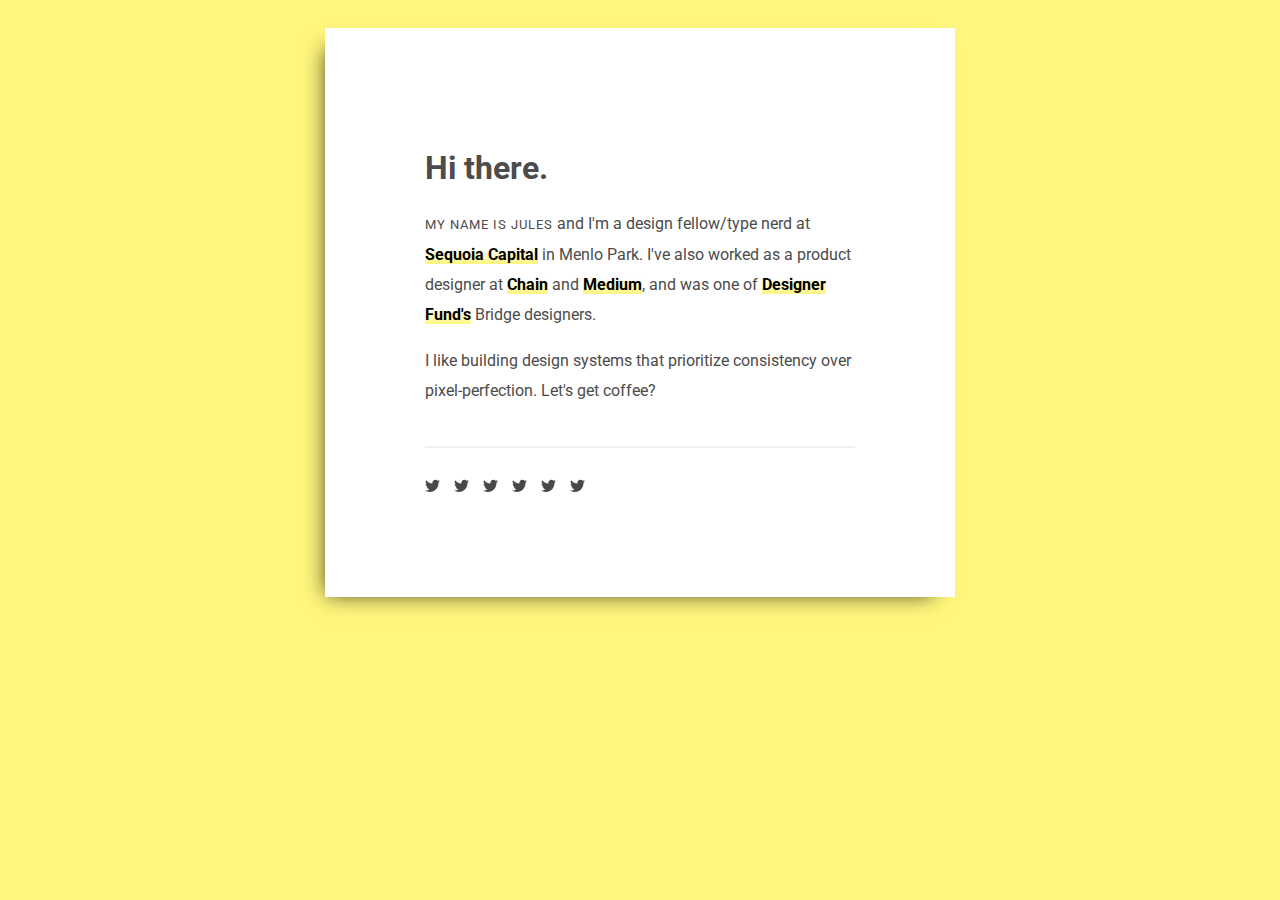
<file: challenge-1/task-1/index.html>
<!DOCTYPE html>
<html lang="en">
  <head>
    <meta charset="UTF-8" />
    <meta http-equiv="X-UA-Compatible" content="IE=edge" />
    <meta name="viewport" content="width=device-width, initial-scale=1.0" />
    <title>Document</title>
    <link rel="stylesheet" href="styles.css" />
  </head>
  <body class="bg-yellow">
    <div>
      <h1 class="bold">Hi there.</h1>
      <p>
        <span class="jules">My name is Jules</span> and I'm a design fellow/type
        nerd at <span class="b">Sequoia Capital</span> in Menlo Park. I've also
        worked as a product designer at <span class="b">Chain</span> and
        <span class="b">Medium</span>, and was one of
        <span class="b">Designer Fund's</span> Bridge designers.
      </p>
      <p>
        I like building design systems that prioritize consistency over
        pixel-perfection. Let's get coffee?
      </p>
      <hr />
      <div class="icons">
        <svg
          fill="#000000"
          xmlns="http://www.w3.org/2000/svg"
          viewBox="0 0 50 50"
          width="15px"
          height="15px"
        >
          <path
            d="M 50.0625 10.4375 C 48.214844 11.257813 46.234375 11.808594 44.152344 12.058594 C 46.277344 10.785156 47.910156 8.769531 48.675781 6.371094 C 46.691406 7.546875 44.484375 8.402344 42.144531 8.863281 C 40.269531 6.863281 37.597656 5.617188 34.640625 5.617188 C 28.960938 5.617188 24.355469 10.21875 24.355469 15.898438 C 24.355469 16.703125 24.449219 17.488281 24.625 18.242188 C 16.078125 17.8125 8.503906 13.71875 3.429688 7.496094 C 2.542969 9.019531 2.039063 10.785156 2.039063 12.667969 C 2.039063 16.234375 3.851563 19.382813 6.613281 21.230469 C 4.925781 21.175781 3.339844 20.710938 1.953125 19.941406 C 1.953125 19.984375 1.953125 20.027344 1.953125 20.070313 C 1.953125 25.054688 5.5 29.207031 10.199219 30.15625 C 9.339844 30.390625 8.429688 30.515625 7.492188 30.515625 C 6.828125 30.515625 6.183594 30.453125 5.554688 30.328125 C 6.867188 34.410156 10.664063 37.390625 15.160156 37.472656 C 11.644531 40.230469 7.210938 41.871094 2.390625 41.871094 C 1.558594 41.871094 0.742188 41.824219 -0.0585938 41.726563 C 4.488281 44.648438 9.894531 46.347656 15.703125 46.347656 C 34.617188 46.347656 44.960938 30.679688 44.960938 17.09375 C 44.960938 16.648438 44.949219 16.199219 44.933594 15.761719 C 46.941406 14.3125 48.683594 12.5 50.0625 10.4375 Z"
          />
        </svg>
        <svg
          fill="#000000"
          xmlns="http://www.w3.org/2000/svg"
          viewBox="0 0 50 50"
          width="15px"
          height="15px"
        >
          <path
            d="M 50.0625 10.4375 C 48.214844 11.257813 46.234375 11.808594 44.152344 12.058594 C 46.277344 10.785156 47.910156 8.769531 48.675781 6.371094 C 46.691406 7.546875 44.484375 8.402344 42.144531 8.863281 C 40.269531 6.863281 37.597656 5.617188 34.640625 5.617188 C 28.960938 5.617188 24.355469 10.21875 24.355469 15.898438 C 24.355469 16.703125 24.449219 17.488281 24.625 18.242188 C 16.078125 17.8125 8.503906 13.71875 3.429688 7.496094 C 2.542969 9.019531 2.039063 10.785156 2.039063 12.667969 C 2.039063 16.234375 3.851563 19.382813 6.613281 21.230469 C 4.925781 21.175781 3.339844 20.710938 1.953125 19.941406 C 1.953125 19.984375 1.953125 20.027344 1.953125 20.070313 C 1.953125 25.054688 5.5 29.207031 10.199219 30.15625 C 9.339844 30.390625 8.429688 30.515625 7.492188 30.515625 C 6.828125 30.515625 6.183594 30.453125 5.554688 30.328125 C 6.867188 34.410156 10.664063 37.390625 15.160156 37.472656 C 11.644531 40.230469 7.210938 41.871094 2.390625 41.871094 C 1.558594 41.871094 0.742188 41.824219 -0.0585938 41.726563 C 4.488281 44.648438 9.894531 46.347656 15.703125 46.347656 C 34.617188 46.347656 44.960938 30.679688 44.960938 17.09375 C 44.960938 16.648438 44.949219 16.199219 44.933594 15.761719 C 46.941406 14.3125 48.683594 12.5 50.0625 10.4375 Z"
          />
        </svg>
        <svg
          fill="#000000"
          xmlns="http://www.w3.org/2000/svg"
          viewBox="0 0 50 50"
          width="15px"
          height="15px"
        >
          <path
            d="M 50.0625 10.4375 C 48.214844 11.257813 46.234375 11.808594 44.152344 12.058594 C 46.277344 10.785156 47.910156 8.769531 48.675781 6.371094 C 46.691406 7.546875 44.484375 8.402344 42.144531 8.863281 C 40.269531 6.863281 37.597656 5.617188 34.640625 5.617188 C 28.960938 5.617188 24.355469 10.21875 24.355469 15.898438 C 24.355469 16.703125 24.449219 17.488281 24.625 18.242188 C 16.078125 17.8125 8.503906 13.71875 3.429688 7.496094 C 2.542969 9.019531 2.039063 10.785156 2.039063 12.667969 C 2.039063 16.234375 3.851563 19.382813 6.613281 21.230469 C 4.925781 21.175781 3.339844 20.710938 1.953125 19.941406 C 1.953125 19.984375 1.953125 20.027344 1.953125 20.070313 C 1.953125 25.054688 5.5 29.207031 10.199219 30.15625 C 9.339844 30.390625 8.429688 30.515625 7.492188 30.515625 C 6.828125 30.515625 6.183594 30.453125 5.554688 30.328125 C 6.867188 34.410156 10.664063 37.390625 15.160156 37.472656 C 11.644531 40.230469 7.210938 41.871094 2.390625 41.871094 C 1.558594 41.871094 0.742188 41.824219 -0.0585938 41.726563 C 4.488281 44.648438 9.894531 46.347656 15.703125 46.347656 C 34.617188 46.347656 44.960938 30.679688 44.960938 17.09375 C 44.960938 16.648438 44.949219 16.199219 44.933594 15.761719 C 46.941406 14.3125 48.683594 12.5 50.0625 10.4375 Z"
          />
        </svg>
        <svg
          fill="#000000"
          xmlns="http://www.w3.org/2000/svg"
          viewBox="0 0 50 50"
          width="15px"
          height="15px"
        >
          <path
            d="M 50.0625 10.4375 C 48.214844 11.257813 46.234375 11.808594 44.152344 12.058594 C 46.277344 10.785156 47.910156 8.769531 48.675781 6.371094 C 46.691406 7.546875 44.484375 8.402344 42.144531 8.863281 C 40.269531 6.863281 37.597656 5.617188 34.640625 5.617188 C 28.960938 5.617188 24.355469 10.21875 24.355469 15.898438 C 24.355469 16.703125 24.449219 17.488281 24.625 18.242188 C 16.078125 17.8125 8.503906 13.71875 3.429688 7.496094 C 2.542969 9.019531 2.039063 10.785156 2.039063 12.667969 C 2.039063 16.234375 3.851563 19.382813 6.613281 21.230469 C 4.925781 21.175781 3.339844 20.710938 1.953125 19.941406 C 1.953125 19.984375 1.953125 20.027344 1.953125 20.070313 C 1.953125 25.054688 5.5 29.207031 10.199219 30.15625 C 9.339844 30.390625 8.429688 30.515625 7.492188 30.515625 C 6.828125 30.515625 6.183594 30.453125 5.554688 30.328125 C 6.867188 34.410156 10.664063 37.390625 15.160156 37.472656 C 11.644531 40.230469 7.210938 41.871094 2.390625 41.871094 C 1.558594 41.871094 0.742188 41.824219 -0.0585938 41.726563 C 4.488281 44.648438 9.894531 46.347656 15.703125 46.347656 C 34.617188 46.347656 44.960938 30.679688 44.960938 17.09375 C 44.960938 16.648438 44.949219 16.199219 44.933594 15.761719 C 46.941406 14.3125 48.683594 12.5 50.0625 10.4375 Z"
          />
        </svg>
        <svg
          fill="#000000"
          xmlns="http://www.w3.org/2000/svg"
          viewBox="0 0 50 50"
          width="15px"
          height="15px"
        >
          <path
            d="M 50.0625 10.4375 C 48.214844 11.257813 46.234375 11.808594 44.152344 12.058594 C 46.277344 10.785156 47.910156 8.769531 48.675781 6.371094 C 46.691406 7.546875 44.484375 8.402344 42.144531 8.863281 C 40.269531 6.863281 37.597656 5.617188 34.640625 5.617188 C 28.960938 5.617188 24.355469 10.21875 24.355469 15.898438 C 24.355469 16.703125 24.449219 17.488281 24.625 18.242188 C 16.078125 17.8125 8.503906 13.71875 3.429688 7.496094 C 2.542969 9.019531 2.039063 10.785156 2.039063 12.667969 C 2.039063 16.234375 3.851563 19.382813 6.613281 21.230469 C 4.925781 21.175781 3.339844 20.710938 1.953125 19.941406 C 1.953125 19.984375 1.953125 20.027344 1.953125 20.070313 C 1.953125 25.054688 5.5 29.207031 10.199219 30.15625 C 9.339844 30.390625 8.429688 30.515625 7.492188 30.515625 C 6.828125 30.515625 6.183594 30.453125 5.554688 30.328125 C 6.867188 34.410156 10.664063 37.390625 15.160156 37.472656 C 11.644531 40.230469 7.210938 41.871094 2.390625 41.871094 C 1.558594 41.871094 0.742188 41.824219 -0.0585938 41.726563 C 4.488281 44.648438 9.894531 46.347656 15.703125 46.347656 C 34.617188 46.347656 44.960938 30.679688 44.960938 17.09375 C 44.960938 16.648438 44.949219 16.199219 44.933594 15.761719 C 46.941406 14.3125 48.683594 12.5 50.0625 10.4375 Z"
          />
        </svg>
        <svg
          fill="#000000"
          xmlns="http://www.w3.org/2000/svg"
          viewBox="0 0 50 50"
          width="15px"
          height="15px"
        >
          <path
            d="M 50.0625 10.4375 C 48.214844 11.257813 46.234375 11.808594 44.152344 12.058594 C 46.277344 10.785156 47.910156 8.769531 48.675781 6.371094 C 46.691406 7.546875 44.484375 8.402344 42.144531 8.863281 C 40.269531 6.863281 37.597656 5.617188 34.640625 5.617188 C 28.960938 5.617188 24.355469 10.21875 24.355469 15.898438 C 24.355469 16.703125 24.449219 17.488281 24.625 18.242188 C 16.078125 17.8125 8.503906 13.71875 3.429688 7.496094 C 2.542969 9.019531 2.039063 10.785156 2.039063 12.667969 C 2.039063 16.234375 3.851563 19.382813 6.613281 21.230469 C 4.925781 21.175781 3.339844 20.710938 1.953125 19.941406 C 1.953125 19.984375 1.953125 20.027344 1.953125 20.070313 C 1.953125 25.054688 5.5 29.207031 10.199219 30.15625 C 9.339844 30.390625 8.429688 30.515625 7.492188 30.515625 C 6.828125 30.515625 6.183594 30.453125 5.554688 30.328125 C 6.867188 34.410156 10.664063 37.390625 15.160156 37.472656 C 11.644531 40.230469 7.210938 41.871094 2.390625 41.871094 C 1.558594 41.871094 0.742188 41.824219 -0.0585938 41.726563 C 4.488281 44.648438 9.894531 46.347656 15.703125 46.347656 C 34.617188 46.347656 44.960938 30.679688 44.960938 17.09375 C 44.960938 16.648438 44.949219 16.199219 44.933594 15.761719 C 46.941406 14.3125 48.683594 12.5 50.0625 10.4375 Z"
          />
        </svg>
      </div>
    </div>
  </body>
</html>
</file>
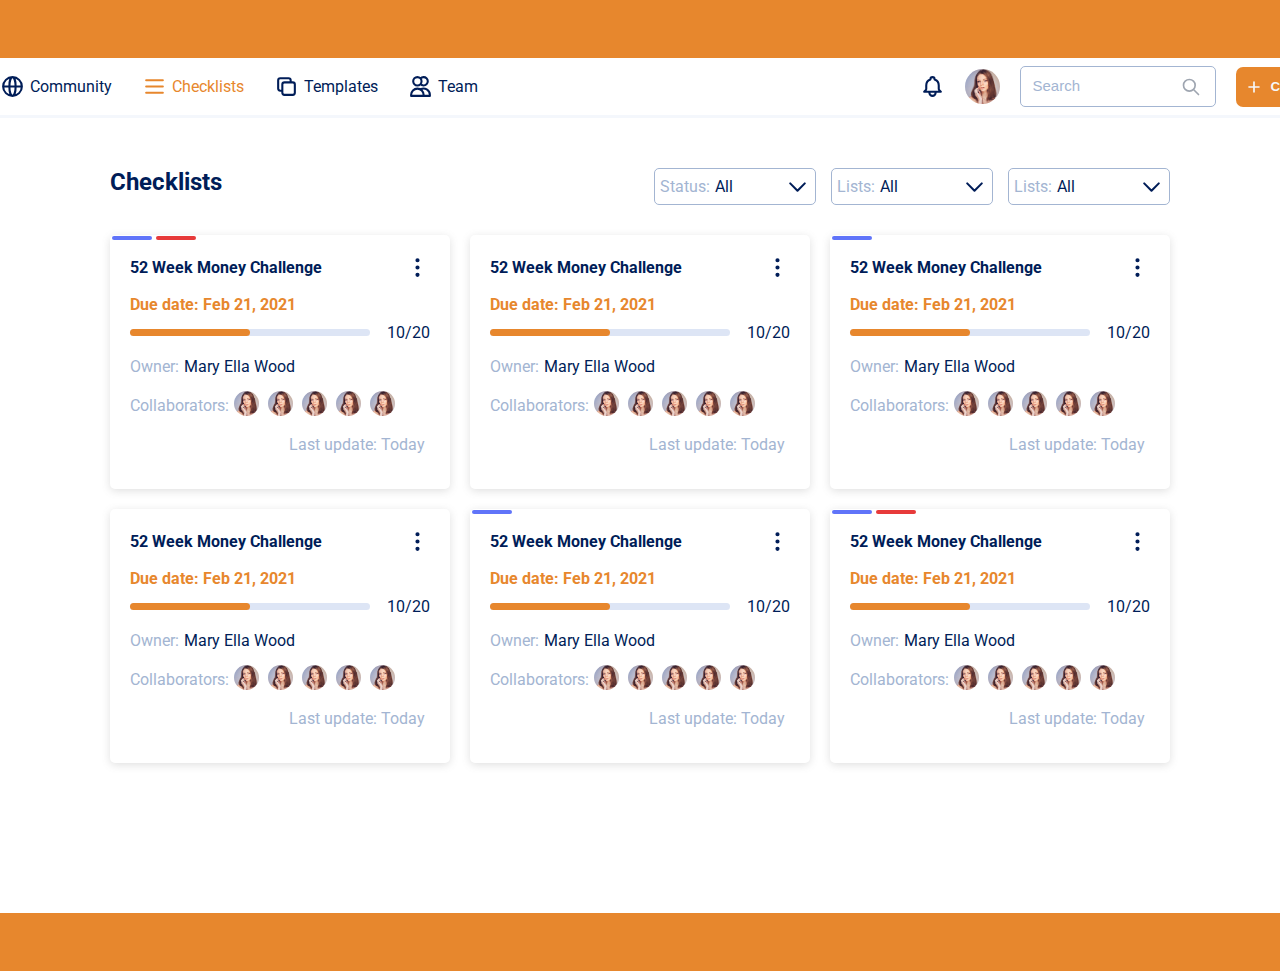
<file: challenge-1/task-10/index.html>
<!DOCTYPE html>
<html lang="en">
  <head>
    <meta charset="UTF-8" />
    <meta http-equiv="X-UA-Compatible" content="IE=edge" />
    <meta name="viewport" content="width=device-width, initial-scale=1.0" />
    <title>Document</title>
    <link rel="stylesheet" href="styles.css" />
  </head>
  <body>
    <div class="navBorder">
      <nav>
        <ul class="optionsUl">
          <li>
            <svg
              xmlns="http://www.w3.org/2000/svg"
              class="h-6 w-6"
              fill="none"
              viewBox="0 0 24 24"
              stroke="currentColor"
              stroke-width="2"
            >
              <path
                stroke-linecap="round"
                stroke-linejoin="round"
                d="M21 12a9 9 0 01-9 9m9-9a9 9 0 00-9-9m9 9H3m9 9a9 9 0 01-9-9m9 9c1.657 0 3-4.03 3-9s-1.343-9-3-9m0 18c-1.657 0-3-4.03-3-9s1.343-9 3-9m-9 9a9 9 0 019-9"
              />
            </svg>
            <p>Community</p>
          </li>
          <li class="checklist">
            <svg
              xmlns="http://www.w3.org/2000/svg"
              class="h-6 w-6"
              fill="none"
              viewBox="0 0 24 24"
              stroke="currentColor"
              stroke-width="2"
            >
              <path
                stroke-linecap="round"
                stroke-linejoin="round"
                d="M4 6h16M4 12h16M4 18h16"
              />
            </svg>
            <p>Checklists</p>
          </li>
          <li>
            <svg
              xmlns="http://www.w3.org/2000/svg"
              class="h-6 w-6"
              fill="none"
              viewBox="0 0 24 24"
              stroke="currentColor"
              stroke-width="2"
            >
              <path
                stroke-linecap="round"
                stroke-linejoin="round"
                d="M8 16H6a2 2 0 01-2-2V6a2 2 0 012-2h8a2 2 0 012 2v2m-6 12h8a2 2 0 002-2v-8a2 2 0 00-2-2h-8a2 2 0 00-2 2v8a2 2 0 002 2z"
              />
            </svg>
            <p>Templates</p>
          </li>
          <li>
            <svg
              xmlns="http://www.w3.org/2000/svg"
              class="h-6 w-6"
              fill="none"
              viewBox="0 0 24 24"
              stroke="currentColor"
              stroke-width="2"
            >
              <path
                stroke-linecap="round"
                stroke-linejoin="round"
                d="M12 4.354a4 4 0 110 5.292M15 21H3v-1a6 6 0 0112 0v1zm0 0h6v-1a6 6 0 00-9-5.197M13 7a4 4 0 11-8 0 4 4 0 018 0z"
              />
            </svg>
            <p>Team</p>
          </li>
        </ul>
        <div class="nav">
          <svg
            xmlns="http://www.w3.org/2000/svg"
            class="h-6 w-6"
            fill="none"
            viewBox="0 0 24 24"
            stroke="currentColor"
            stroke-width="2"
          >
            <path
              stroke-linecap="round"
              stroke-linejoin="round"
              d="M15 17h5l-1.405-1.405A2.032 2.032 0 0118 14.158V11a6.002 6.002 0 00-4-5.659V5a2 2 0 10-4 0v.341C7.67 6.165 6 8.388 6 11v3.159c0 .538-.214 1.055-.595 1.436L4 17h5m6 0v1a3 3 0 11-6 0v-1m6 0H9"
            />
          </svg>
          <img src="static/lady.jpeg" alt="lady" />
          <li class="rel">
            <input type="text" placeholder="Search" name="search" id="search" />
            <svg
              xmlns="http://www.w3.org/2000/svg"
              class="searchSvg"
              fill="none"
              viewBox="0 0 24 24"
              stroke="#9EA5B0"
              stroke-width="2"
            >
              <path
                stroke-linecap="round"
                stroke-linejoin="round"
                d="M21 21l-6-6m2-5a7 7 0 11-14 0 7 7 0 0114 0z"
              />
            </svg>
          </li>
          <button class="createBtn">
            <svg
              xmlns="http://www.w3.org/2000/svg"
              class="h-6 w-6"
              fill="none"
              viewBox="0 0 24 24"
              stroke="currentColor"
              stroke-width="2"
            >
              <path
                stroke-linecap="round"
                stroke-linejoin="round"
                d="M12 6v6m0 0v6m0-6h6m-6 0H6"
              />
            </svg>
            <h4>Create</h4>
          </button>
        </div>
      </nav>
    </div>
    <div class="main">
      <div class="headerContainer">
        <div class="header">
          <h2>Checklists</h2>
          <div class="optionContainer">
            <div class="option">
              <div class="flex">
                <span>Status:</span>
                <p>All</p>
              </div>
              <svg
                xmlns="http://www.w3.org/2000/svg"
                class="h-6 w-6"
                fill="none"
                viewBox="0 0 24 24"
                stroke="currentColor"
                stroke-width="2"
              >
                <path
                  stroke-linecap="round"
                  stroke-linejoin="round"
                  d="M19 9l-7 7-7-7"
                />
              </svg>
            </div>
            <div class="option">
              <div class="flex">
                <span>Lists:</span>
                <p>All</p>
              </div>
              <svg
                xmlns="http://www.w3.org/2000/svg"
                class="h-6 w-6"
                fill="none"
                viewBox="0 0 24 24"
                stroke="currentColor"
                stroke-width="2"
              >
                <path
                  stroke-linecap="round"
                  stroke-linejoin="round"
                  d="M19 9l-7 7-7-7"
                />
              </svg>
            </div>
            <div class="option">
              <div class="flex">
                <span>Lists:</span>
                <p>All</p>
              </div>
              <svg
                xmlns="http://www.w3.org/2000/svg"
                class="h-6 w-6"
                fill="none"
                viewBox="0 0 24 24"
                stroke="currentColor"
                stroke-width="2"
              >
                <path
                  stroke-linecap="round"
                  stroke-linejoin="round"
                  d="M19 9l-7 7-7-7"
                />
              </svg>
            </div>
          </div>
        </div>
      </div>
      <div class="grid">
        <div class="card">
          <div class="reviews">
            <div class="border ; purple"></div>
            <div class="border ; red"></div>
          </div>
          <div class="flex">
            <h4>52 Week Money Challenge</h4>
            <svg
              xmlns="http://www.w3.org/2000/svg"
              class="h-6 w-6"
              fill="none"
              viewBox="0 0 24 24"
              stroke="currentColor"
              stroke-width="2"
            >
              <path
                stroke-linecap="round"
                stroke-linejoin="round"
                d="M12 5v.01M12 12v.01M12 19v.01M12 6a1 1 0 110-2 1 1 0 010 2zm0 7a1 1 0 110-2 1 1 0 010 2zm0 7a1 1 0 110-2 1 1 0 010 2z"
              />
            </svg>
          </div>
          <h4 class="dueDate">Due date: Feb 21, 2021</h4>
          <div class="progressContainer ; flex">
            <div class="progress">
              <div class="progressBar"></div>
              <div class="progressBarFilled"></div>
            </div>
            <p class="count">10/20</p>
          </div>
          <div class="owner">
            <span>Owner:</span>
            <p>Mary Ella Wood</p>
          </div>
          <div class="collabContainer">
            <span>Collaborators:</span>
            <div class="collaborators">
              <img src="static/lady.jpeg" alt="" />
              <img src="static/lady.jpeg" alt="" />
              <img src="static/lady.jpeg" alt="" />
              <img src="static/lady.jpeg" alt="" />
              <img src="static/lady.jpeg" alt="" />
            </div>
          </div>
          <span class="updated">Last update: Today</span>
        </div>
        <div class="card">
          <div class="flex">
            <h4>52 Week Money Challenge</h4>
            <svg
              xmlns="http://www.w3.org/2000/svg"
              class="h-6 w-6"
              fill="none"
              viewBox="0 0 24 24"
              stroke="currentColor"
              stroke-width="2"
            >
              <path
                stroke-linecap="round"
                stroke-linejoin="round"
                d="M12 5v.01M12 12v.01M12 19v.01M12 6a1 1 0 110-2 1 1 0 010 2zm0 7a1 1 0 110-2 1 1 0 010 2zm0 7a1 1 0 110-2 1 1 0 010 2z"
              />
            </svg>
          </div>
          <h4 class="dueDate">Due date: Feb 21, 2021</h4>
          <div class="progressContainer ; flex">
            <div class="progress">
              <div class="progressBar"></div>
              <div class="progressBarFilled"></div>
            </div>
            <p class="count">10/20</p>
          </div>
          <div class="owner">
            <span>Owner:</span>
            <p>Mary Ella Wood</p>
          </div>
          <div class="collabContainer">
            <span>Collaborators:</span>
            <div class="collaborators">
              <img src="static/lady.jpeg" alt="" />
              <img src="static/lady.jpeg" alt="" />
              <img src="static/lady.jpeg" alt="" />
              <img src="static/lady.jpeg" alt="" />
              <img src="static/lady.jpeg" alt="" />
            </div>
          </div>
          <span class="updated">Last update: Today</span>
        </div>
        <div class="card">
          <div class="reviews">
            <div class="border ; purple"></div>
          </div>
          <div class="flex">
            <h4>52 Week Money Challenge</h4>
            <svg
              xmlns="http://www.w3.org/2000/svg"
              class="h-6 w-6"
              fill="none"
              viewBox="0 0 24 24"
              stroke="currentColor"
              stroke-width="2"
            >
              <path
                stroke-linecap="round"
                stroke-linejoin="round"
                d="M12 5v.01M12 12v.01M12 19v.01M12 6a1 1 0 110-2 1 1 0 010 2zm0 7a1 1 0 110-2 1 1 0 010 2zm0 7a1 1 0 110-2 1 1 0 010 2z"
              />
            </svg>
          </div>
          <h4 class="dueDate">Due date: Feb 21, 2021</h4>
          <div class="progressContainer ; flex">
            <div class="progress">
              <div class="progressBar"></div>
              <div class="progressBarFilled"></div>
            </div>
            <p class="count">10/20</p>
          </div>
          <div class="owner">
            <span>Owner:</span>
            <p>Mary Ella Wood</p>
          </div>
          <div class="collabContainer">
            <span>Collaborators:</span>
            <div class="collaborators">
              <img src="static/lady.jpeg" alt="" />
              <img src="static/lady.jpeg" alt="" />
              <img src="static/lady.jpeg" alt="" />
              <img src="static/lady.jpeg" alt="" />
              <img src="static/lady.jpeg" alt="" />
            </div>
          </div>
          <span class="updated">Last update: Today</span>
        </div>
        <div class="card">
          <div class="flex">
            <h4>52 Week Money Challenge</h4>
            <svg
              xmlns="http://www.w3.org/2000/svg"
              class="h-6 w-6"
              fill="none"
              viewBox="0 0 24 24"
              stroke="currentColor"
              stroke-width="2"
            >
              <path
                stroke-linecap="round"
                stroke-linejoin="round"
                d="M12 5v.01M12 12v.01M12 19v.01M12 6a1 1 0 110-2 1 1 0 010 2zm0 7a1 1 0 110-2 1 1 0 010 2zm0 7a1 1 0 110-2 1 1 0 010 2z"
              />
            </svg>
          </div>
          <h4 class="dueDate">Due date: Feb 21, 2021</h4>
          <div class="progressContainer ; flex">
            <div class="progress">
              <div class="progressBar"></div>
              <div class="progressBarFilled"></div>
            </div>
            <p class="count">10/20</p>
          </div>
          <div class="owner">
            <span>Owner:</span>
            <p>Mary Ella Wood</p>
          </div>
          <div class="collabContainer">
            <span>Collaborators:</span>
            <div class="collaborators">
              <img src="static/lady.jpeg" alt="" />
              <img src="static/lady.jpeg" alt="" />
              <img src="static/lady.jpeg" alt="" />
              <img src="static/lady.jpeg" alt="" />
              <img src="static/lady.jpeg" alt="" />
            </div>
          </div>
          <span class="updated">Last update: Today</span>
        </div>
        <div class="card">
          <div class="reviews">
            <div class="border ; purple"></div>
          </div>
          <div class="flex">
            <h4>52 Week Money Challenge</h4>
            <svg
              xmlns="http://www.w3.org/2000/svg"
              class="h-6 w-6"
              fill="none"
              viewBox="0 0 24 24"
              stroke="currentColor"
              stroke-width="2"
            >
              <path
                stroke-linecap="round"
                stroke-linejoin="round"
                d="M12 5v.01M12 12v.01M12 19v.01M12 6a1 1 0 110-2 1 1 0 010 2zm0 7a1 1 0 110-2 1 1 0 010 2zm0 7a1 1 0 110-2 1 1 0 010 2z"
              />
            </svg>
          </div>
          <h4 class="dueDate">Due date: Feb 21, 2021</h4>
          <div class="progressContainer ; flex">
            <div class="progress">
              <div class="progressBar"></div>
              <div class="progressBarFilled"></div>
            </div>
            <p class="count">10/20</p>
          </div>
          <div class="owner">
            <span>Owner:</span>
            <p>Mary Ella Wood</p>
          </div>
          <div class="collabContainer">
            <span>Collaborators:</span>
            <div class="collaborators">
              <img src="static/lady.jpeg" alt="" />
              <img src="static/lady.jpeg" alt="" />
              <img src="static/lady.jpeg" alt="" />
              <img src="static/lady.jpeg" alt="" />
              <img src="static/lady.jpeg" alt="" />
            </div>
          </div>
          <span class="updated">Last update: Today</span>
        </div>
        <div class="card">
          <div class="reviews">
            <div class="border ; purple"></div>
            <div class="border ; red"></div>
          </div>
          <div class="flex">
            <h4>52 Week Money Challenge</h4>
            <svg
              xmlns="http://www.w3.org/2000/svg"
              class="h-6 w-6"
              fill="none"
              viewBox="0 0 24 24"
              stroke="currentColor"
              stroke-width="2"
            >
              <path
                stroke-linecap="round"
                stroke-linejoin="round"
                d="M12 5v.01M12 12v.01M12 19v.01M12 6a1 1 0 110-2 1 1 0 010 2zm0 7a1 1 0 110-2 1 1 0 010 2zm0 7a1 1 0 110-2 1 1 0 010 2z"
              />
            </svg>
          </div>
          <h4 class="dueDate">Due date: Feb 21, 2021</h4>
          <div class="progressContainer ; flex">
            <div class="progress">
              <div class="progressBar"></div>
              <div class="progressBarFilled"></div>
            </div>
            <p class="count">10/20</p>
          </div>
          <div class="owner">
            <span>Owner:</span>
            <p>Mary Ella Wood</p>
          </div>
          <div class="collabContainer">
            <span>Collaborators:</span>
            <div class="collaborators">
              <img src="static/lady.jpeg" alt="" />
              <img src="static/lady.jpeg" alt="" />
              <img src="static/lady.jpeg" alt="" />
              <img src="static/lady.jpeg" alt="" />
              <img src="static/lady.jpeg" alt="" />
            </div>
          </div>
          <span class="updated">Last update: Today</span>
        </div>
      </div>
    </div>
  </body>
</html>
</file>
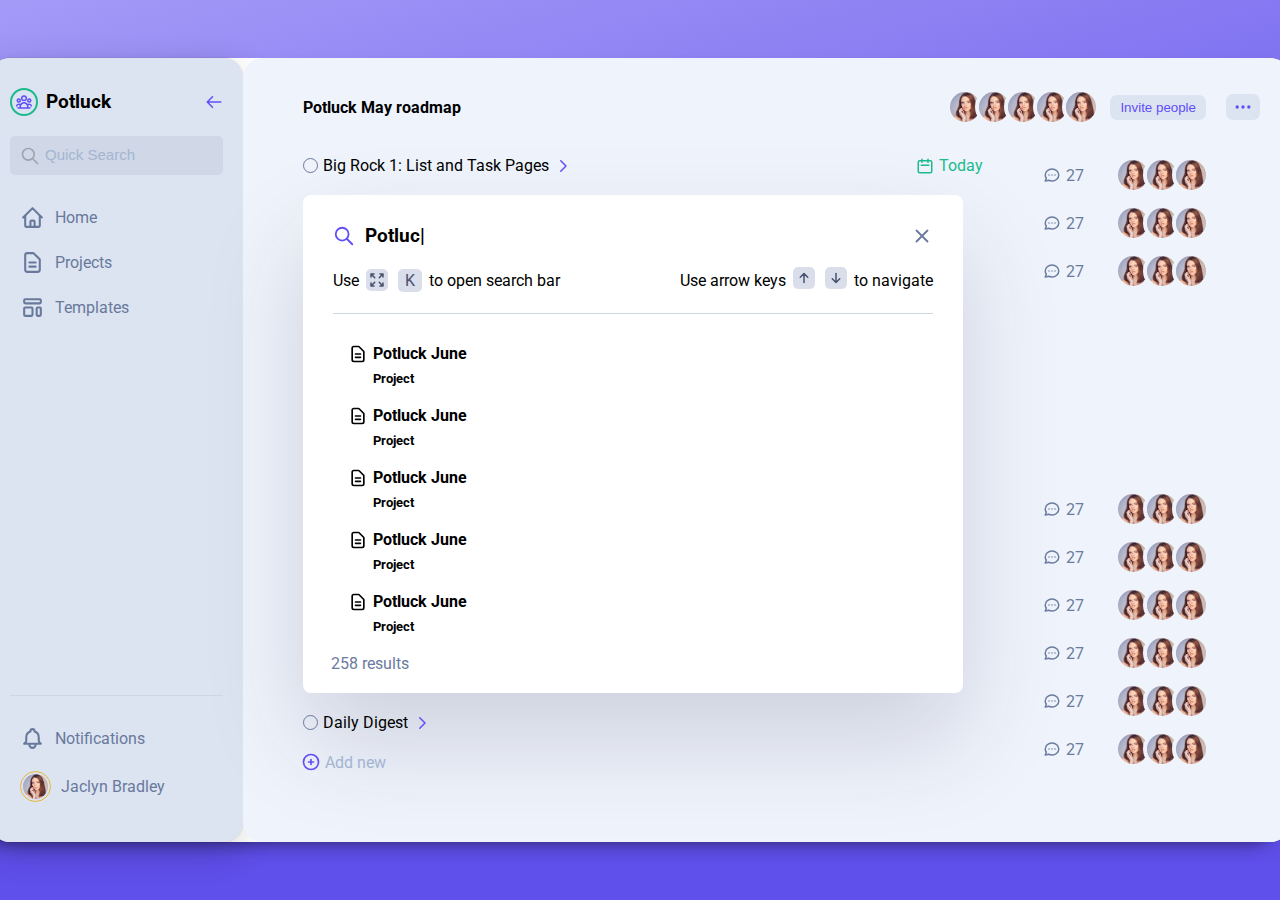
<file: challenge-1/task-11/index.html>
<!DOCTYPE html>
<html lang="en">
  <head>
    <meta charset="UTF-8" />
    <meta http-equiv="X-UA-Compatible" content="IE=edge" />
    <meta name="viewport" content="width=device-width, initial-scale=1.0" />
    <title>Document</title>
    <link rel="stylesheet" href="styles.css" />
  </head>
  <body>
    <aside>
      <div class="asideContainer">
        <div class="logoContainer ; flex">
          <div class="flex">
            <svg
              xmlns="http://www.w3.org/2000/svg"
              class="logoSvg"
              fill="none"
              viewBox="0 0 24 24"
              stroke="currentColor"
              stroke-width="2"
            >
              <path
                stroke-linecap="round"
                stroke-linejoin="round"
                d="M17 20h5v-2a3 3 0 00-5.356-1.857M17 20H7m10 0v-2c0-.656-.126-1.283-.356-1.857M7 20H2v-2a3 3 0 015.356-1.857M7 20v-2c0-.656.126-1.283.356-1.857m0 0a5.002 5.002 0 019.288 0M15 7a3 3 0 11-6 0 3 3 0 016 0zm6 3a2 2 0 11-4 0 2 2 0 014 0zM7 10a2 2 0 11-4 0 2 2 0 014 0z"
              />
            </svg>
            <h3>Potluck</h3>
          </div>
          <svg
            xmlns="http://www.w3.org/2000/svg"
            class="backSvg"
            fill="none"
            viewBox="0 0 24 24"
            stroke="currentColor"
            stroke-width="2"
          >
            <path
              stroke-linecap="round"
              stroke-linejoin="round"
              d="M10 19l-7-7m0 0l7-7m-7 7h18"
            />
          </svg>
        </div>
        <div class="rel">
          <svg
            xmlns="http://www.w3.org/2000/svg"
            class="searchSvg"
            fill="none"
            viewBox="0 0 24 24"
            stroke="#9EA5B0"
            stroke-width="2"
          >
            <path
              stroke-linecap="round"
              stroke-linejoin="round"
              d="M21 21l-6-6m2-5a7 7 0 11-14 0 7 7 0 0114 0z"
            />
          </svg>
          <input
            type="text"
            placeholder="Quick Search"
            name="search"
            id="search"
          />
        </div>
        <ul>
          <li>
            <svg
              xmlns="http://www.w3.org/2000/svg"
              class="h-6 w-6"
              fill="none"
              viewBox="0 0 24 24"
              stroke="currentColor"
              stroke-width="2"
            >
              <path
                stroke-linecap="round"
                stroke-linejoin="round"
                d="M3 12l2-2m0 0l7-7 7 7M5 10v10a1 1 0 001 1h3m10-11l2 2m-2-2v10a1 1 0 01-1 1h-3m-6 0a1 1 0 001-1v-4a1 1 0 011-1h2a1 1 0 011 1v4a1 1 0 001 1m-6 0h6"
              />
            </svg>
            <p>Home</p>
          </li>
          <li>
            <svg
              xmlns="http://www.w3.org/2000/svg"
              class="h-6 w-6"
              fill="none"
              viewBox="0 0 24 24"
              stroke="currentColor"
              stroke-width="2"
            >
              <path
                stroke-linecap="round"
                stroke-linejoin="round"
                d="M9 12h6m-6 4h6m2 5H7a2 2 0 01-2-2V5a2 2 0 012-2h5.586a1 1 0 01.707.293l5.414 5.414a1 1 0 01.293.707V19a2 2 0 01-2 2z"
              />
            </svg>
            <p>Projects</p>
          </li>
          <li>
            <svg
              xmlns="http://www.w3.org/2000/svg"
              class="h-6 w-6"
              fill="none"
              viewBox="0 0 24 24"
              stroke="currentColor"
              stroke-width="2"
            >
              <path
                stroke-linecap="round"
                stroke-linejoin="round"
                d="M4 5a1 1 0 011-1h14a1 1 0 011 1v2a1 1 0 01-1 1H5a1 1 0 01-1-1V5zM4 13a1 1 0 011-1h6a1 1 0 011 1v6a1 1 0 01-1 1H5a1 1 0 01-1-1v-6zM16 13a1 1 0 011-1h2a1 1 0 011 1v6a1 1 0 01-1 1h-2a1 1 0 01-1-1v-6z"
              />
            </svg>
            <p>Templates</p>
          </li>
        </ul>
      </div>
      <div class="asideNotifactions">
        <hr />
        <li>
          <svg
            xmlns="http://www.w3.org/2000/svg"
            class="h-6 w-6"
            fill="none"
            viewBox="0 0 24 24"
            stroke="currentColor"
            stroke-width="2"
          >
            <path
              stroke-linecap="round"
              stroke-linejoin="round"
              d="M15 17h5l-1.405-1.405A2.032 2.032 0 0118 14.158V11a6.002 6.002 0 00-4-5.659V5a2 2 0 10-4 0v.341C7.67 6.165 6 8.388 6 11v3.159c0 .538-.214 1.055-.595 1.436L4 17h5m6 0v1a3 3 0 11-6 0v-1m6 0H9"
            />
          </svg>
          <p>Notifications</p>
        </li>
        <li class="profile">
          <img src="static/lady.jpeg" alt="" />
          <p>Jaclyn Bradley</p>
        </li>
      </div>
    </aside>
    <main>
      <nav class="flex">
        <h4>Potluck May roadmap</h4>
        <div class="navPeopleBtns ; flex">
          <div class="people">
            <div>
              <img src="static/lady.jpeg" alt="ladyImg" />
              <img src="static/lady.jpeg" alt="ladyImg" />
              <img src="static/lady.jpeg" alt="ladyImg" />
              <img src="static/lady.jpeg" alt="ladyImg" />
              <img src="static/lady.jpeg" alt="ladyImg" />
            </div>
          </div>
          <button class="btn"><p>Invite people</p></button>
          <button class="dotsBtn">
            <svg
              xmlns="http://www.w3.org/2000/svg"
              class="h-6 w-6"
              fill="none"
              viewBox="0 0 24 24"
              stroke="currentColor"
              stroke-width="2"
            >
              <path
                stroke-linecap="round"
                stroke-linejoin="round"
                d="M5 12h.01M12 12h.01M19 12h.01M6 12a1 1 0 11-2 0 1 1 0 012 0zm7 0a1 1 0 11-2 0 1 1 0 012 0zm7 0a1 1 0 11-2 0 1 1 0 012 0z"
              />
            </svg>
          </button>
        </div>
      </nav>
      <div class="infoContainer">
        <div class="listContainer">
          <div class="flex">
            <div class="flex ; bigRockContainer">
              <div class="circle"></div>
              <p>Big Rock 1: List and Task Pages</p>
              <svg
                xmlns="http://www.w3.org/2000/svg"
                class="h-6 w-6"
                fill="none"
                viewBox="0 0 24 24"
                stroke="currentColor"
                stroke-width="2"
              >
                <path
                  stroke-linecap="round"
                  stroke-linejoin="round"
                  d="M9 5l7 7-7 7"
                />
              </svg>
            </div>
            <div class="flex ; calendarContainer">
              <svg
                xmlns="http://www.w3.org/2000/svg"
                class="h-6 w-6"
                fill="none"
                viewBox="0 0 24 24"
                stroke="currentColor"
                stroke-width="2"
              >
                <path
                  stroke-linecap="round"
                  stroke-linejoin="round"
                  d="M8 7V3m8 4V3m-9 8h10M5 21h14a2 2 0 002-2V7a2 2 0 00-2-2H5a2 2 0 00-2 2v12a2 2 0 002 2z"
                />
              </svg>
              <p>Today</p>
            </div>
          </div>
          <div class="popUpList">
            <div>
              <div class="flex">
                <div class="popUpSearch">
                  <svg
                    xmlns="http://www.w3.org/2000/svg"
                    fill="none"
                    viewBox="0 0 24 24"
                    stroke="#604ff6"
                    stroke-width="2"
                  >
                    <path
                      stroke-linecap="round"
                      stroke-linejoin="round"
                      d="M21 21l-6-6m2-5a7 7 0 11-14 0 7 7 0 0114 0z"
                    />
                  </svg>
                  <h3>Potluc|</h3>
                </div>
                <svg
                  xmlns="http://www.w3.org/2000/svg"
                  class="x"
                  fill="none"
                  viewBox="0 0 24 24"
                  stroke="#68799c"
                  stroke-width="2"
                >
                  <path
                    stroke-linecap="round"
                    stroke-linejoin="round"
                    d="M6 18L18 6M6 6l12 12"
                  />
                </svg>
              </div>
              <div class="flex ; keysContainer">
                <div class="flex">
                  <p>Use</p>
                  <span class="cmdContainer ; flex"
                    ><svg
                      xmlns="http://www.w3.org/2000/svg"
                      class="h-6 w-6"
                      fill="none"
                      viewBox="0 0 24 24"
                      stroke="currentColor"
                      stroke-width="2"
                    >
                      <path
                        stroke-linecap="round"
                        stroke-linejoin="round"
                        d="M4 8V4m0 0h4M4 4l5 5m11-1V4m0 0h-4m4 0l-5 5M4 16v4m0 0h4m-4 0l5-5m11 5l-5-5m5 5v-4m0 4h-4"
                      />
                      <span class="k">K</span>
                    </svg>
                  </span>
                  <p>to open search bar</p>
                </div>
                <div class="flex">
                  <p>Use arrow keys</p>
                  <span class="arrowKeysContainer"
                    ><svg
                      xmlns="http://www.w3.org/2000/svg"
                      class="h-6 w-6"
                      fill="none"
                      viewBox="0 0 24 24"
                      stroke="currentColor"
                      stroke-width="2"
                    >
                      <path
                        stroke-linecap="round"
                        stroke-linejoin="round"
                        d="M7 11l5-5m0 0l5 5m-5-5v12"
                      /></svg
                    ><svg
                      xmlns="http://www.w3.org/2000/svg"
                      class="h-6 w-6"
                      fill="none"
                      viewBox="0 0 24 24"
                      stroke="currentColor"
                      stroke-width="2"
                    >
                      <path
                        stroke-linecap="round"
                        stroke-linejoin="round"
                        d="M17 13l-5 5m0 0l-5-5m5 5V6"
                      /></svg
                  ></span>
                  <p>to navigate</p>
                </div>
              </div>
              <hr />
              <div class="optionsContainer">
                <div class="option">
                  <svg
                    xmlns="http://www.w3.org/2000/svg"
                    class="h-6 w-6"
                    fill="none"
                    viewBox="0 0 24 24"
                    stroke="currentColor"
                    stroke-width="2"
                  >
                    <path
                      stroke-linecap="round"
                      stroke-linejoin="round"
                      d="M9 12h6m-6 4h6m2 5H7a2 2 0 01-2-2V5a2 2 0 012-2h5.586a1 1 0 01.707.293l5.414 5.414a1 1 0 01.293.707V19a2 2 0 01-2 2z"
                    />
                  </svg>
                  <div>
                    <h4>Potluck June</h4>
                    <h5>Project</h5>
                  </div>
                </div>
                <div class="option">
                  <svg
                    xmlns="http://www.w3.org/2000/svg"
                    class="h-6 w-6"
                    fill="none"
                    viewBox="0 0 24 24"
                    stroke="currentColor"
                    stroke-width="2"
                  >
                    <path
                      stroke-linecap="round"
                      stroke-linejoin="round"
                      d="M9 12h6m-6 4h6m2 5H7a2 2 0 01-2-2V5a2 2 0 012-2h5.586a1 1 0 01.707.293l5.414 5.414a1 1 0 01.293.707V19a2 2 0 01-2 2z"
                    />
                  </svg>
                  <div>
                    <h4>Potluck June</h4>
                    <h5>Project</h5>
                  </div>
                </div>
                <div class="option">
                  <svg
                    xmlns="http://www.w3.org/2000/svg"
                    class="h-6 w-6"
                    fill="none"
                    viewBox="0 0 24 24"
                    stroke="currentColor"
                    stroke-width="2"
                  >
                    <path
                      stroke-linecap="round"
                      stroke-linejoin="round"
                      d="M9 12h6m-6 4h6m2 5H7a2 2 0 01-2-2V5a2 2 0 012-2h5.586a1 1 0 01.707.293l5.414 5.414a1 1 0 01.293.707V19a2 2 0 01-2 2z"
                    />
                  </svg>
                  <div>
                    <h4>Potluck June</h4>
                    <h5>Project</h5>
                  </div>
                </div>
                <div class="option">
                  <svg
                    xmlns="http://www.w3.org/2000/svg"
                    class="h-6 w-6"
                    fill="none"
                    viewBox="0 0 24 24"
                    stroke="currentColor"
                    stroke-width="2"
                  >
                    <path
                      stroke-linecap="round"
                      stroke-linejoin="round"
                      d="M9 12h6m-6 4h6m2 5H7a2 2 0 01-2-2V5a2 2 0 012-2h5.586a1 1 0 01.707.293l5.414 5.414a1 1 0 01.293.707V19a2 2 0 01-2 2z"
                    />
                  </svg>
                  <div>
                    <h4>Potluck June</h4>
                    <h5>Project</h5>
                  </div>
                </div>
                <div class="option">
                  <svg
                    xmlns="http://www.w3.org/2000/svg"
                    class="h-6 w-6"
                    fill="none"
                    viewBox="0 0 24 24"
                    stroke="currentColor"
                    stroke-width="2"
                  >
                    <path
                      stroke-linecap="round"
                      stroke-linejoin="round"
                      d="M9 12h6m-6 4h6m2 5H7a2 2 0 01-2-2V5a2 2 0 012-2h5.586a1 1 0 01.707.293l5.414 5.414a1 1 0 01.293.707V19a2 2 0 01-2 2z"
                    />
                  </svg>
                  <div>
                    <h4>Potluck June</h4>
                    <h5>Project</h5>
                  </div>
                </div>
              </div>
              <div class="results">
                <p>258 results</p>
              </div>
            </div>
          </div>
          <div class="bigRockContainer ; flexCenter">
            <div class="circle"></div>
            <p>Daily Digest</p>
            <svg
              xmlns="http://www.w3.org/2000/svg"
              class="h-6 w-6"
              fill="none"
              viewBox="0 0 24 24"
              stroke="currentColor"
              stroke-width="2"
            >
              <path
                stroke-linecap="round"
                stroke-linejoin="round"
                d="M9 5l7 7-7 7"
              />
            </svg>
          </div>
          <div class="flexCenter ; dailyDigest">
            <svg
              xmlns="http://www.w3.org/2000/svg"
              class=""
              fill="none"
              viewBox="0 0 24 24"
              stroke="currentColor"
              stroke-width="2"
            >
              <path
                stroke-linecap="round"
                stroke-linejoin="round"
                d="M12 9v3m0 0v3m0-3h3m-3 0H9m12 0a9 9 0 11-18 0 9 9 0 0118 0z"
              />
            </svg>
            <p>Add new</p>
          </div>
        </div>
        <div class="messageContainer">
          <div class="messages1">
            <div class="messages">
              <div class="message">
                <svg
                  xmlns="http://www.w3.org/2000/svg"
                  class="h-6 w-6"
                  fill="none"
                  viewBox="0 0 24 24"
                  stroke="currentColor"
                  stroke-width="2"
                >
                  <path
                    stroke-linecap="round"
                    stroke-linejoin="round"
                    d="M8 12h.01M12 12h.01M16 12h.01M21 12c0 4.418-4.03 8-9 8a9.863 9.863 0 01-4.255-.949L3 20l1.395-3.72C3.512 15.042 3 13.574 3 12c0-4.418 4.03-8 9-8s9 3.582 9 8z"
                  />
                </svg>
                <p>27</p>
              </div>
              <div class="people">
                <div>
                  <img src="static/lady.jpeg" alt="ladyImg" />
                  <img src="static/lady.jpeg" alt="ladyImg" />
                  <img src="static/lady.jpeg" alt="ladyImg" />
                </div>
              </div>
            </div>
            <div class="messages">
              <div class="message">
                <svg
                  xmlns="http://www.w3.org/2000/svg"
                  class="h-6 w-6"
                  fill="none"
                  viewBox="0 0 24 24"
                  stroke="currentColor"
                  stroke-width="2"
                >
                  <path
                    stroke-linecap="round"
                    stroke-linejoin="round"
                    d="M8 12h.01M12 12h.01M16 12h.01M21 12c0 4.418-4.03 8-9 8a9.863 9.863 0 01-4.255-.949L3 20l1.395-3.72C3.512 15.042 3 13.574 3 12c0-4.418 4.03-8 9-8s9 3.582 9 8z"
                  />
                </svg>
                <p>27</p>
              </div>
              <div class="people">
                <div>
                  <img src="static/lady.jpeg" alt="ladyImg" />
                  <img src="static/lady.jpeg" alt="ladyImg" />
                  <img src="static/lady.jpeg" alt="ladyImg" />
                </div>
              </div>
            </div>
            <div class="messages">
              <div class="message">
                <svg
                  xmlns="http://www.w3.org/2000/svg"
                  class="h-6 w-6"
                  fill="none"
                  viewBox="0 0 24 24"
                  stroke="currentColor"
                  stroke-width="2"
                >
                  <path
                    stroke-linecap="round"
                    stroke-linejoin="round"
                    d="M8 12h.01M12 12h.01M16 12h.01M21 12c0 4.418-4.03 8-9 8a9.863 9.863 0 01-4.255-.949L3 20l1.395-3.72C3.512 15.042 3 13.574 3 12c0-4.418 4.03-8 9-8s9 3.582 9 8z"
                  />
                </svg>
                <p>27</p>
              </div>
              <div class="people">
                <div>
                  <img src="static/lady.jpeg" alt="ladyImg" />
                  <img src="static/lady.jpeg" alt="ladyImg" />
                  <img src="static/lady.jpeg" alt="ladyImg" />
                </div>
              </div>
            </div>
          </div>
          <div class="messages2">
            <div class="messages">
              <div class="message">
                <svg
                  xmlns="http://www.w3.org/2000/svg"
                  class="h-6 w-6"
                  fill="none"
                  viewBox="0 0 24 24"
                  stroke="currentColor"
                  stroke-width="2"
                >
                  <path
                    stroke-linecap="round"
                    stroke-linejoin="round"
                    d="M8 12h.01M12 12h.01M16 12h.01M21 12c0 4.418-4.03 8-9 8a9.863 9.863 0 01-4.255-.949L3 20l1.395-3.72C3.512 15.042 3 13.574 3 12c0-4.418 4.03-8 9-8s9 3.582 9 8z"
                  />
                </svg>
                <p>27</p>
              </div>
              <div class="people">
                <div>
                  <img src="static/lady.jpeg" alt="ladyImg" />
                  <img src="static/lady.jpeg" alt="ladyImg" />
                  <img src="static/lady.jpeg" alt="ladyImg" />
                </div>
              </div>
            </div>
            <div class="messages">
              <div class="message">
                <svg
                  xmlns="http://www.w3.org/2000/svg"
                  class="h-6 w-6"
                  fill="none"
                  viewBox="0 0 24 24"
                  stroke="currentColor"
                  stroke-width="2"
                >
                  <path
                    stroke-linecap="round"
                    stroke-linejoin="round"
                    d="M8 12h.01M12 12h.01M16 12h.01M21 12c0 4.418-4.03 8-9 8a9.863 9.863 0 01-4.255-.949L3 20l1.395-3.72C3.512 15.042 3 13.574 3 12c0-4.418 4.03-8 9-8s9 3.582 9 8z"
                  />
                </svg>
                <p>27</p>
              </div>
              <div class="people">
                <div>
                  <img src="static/lady.jpeg" alt="ladyImg" />
                  <img src="static/lady.jpeg" alt="ladyImg" />
                  <img src="static/lady.jpeg" alt="ladyImg" />
                </div>
              </div>
            </div>
            <div class="messages">
              <div class="message">
                <svg
                  xmlns="http://www.w3.org/2000/svg"
                  class="h-6 w-6"
                  fill="none"
                  viewBox="0 0 24 24"
                  stroke="currentColor"
                  stroke-width="2"
                >
                  <path
                    stroke-linecap="round"
                    stroke-linejoin="round"
                    d="M8 12h.01M12 12h.01M16 12h.01M21 12c0 4.418-4.03 8-9 8a9.863 9.863 0 01-4.255-.949L3 20l1.395-3.72C3.512 15.042 3 13.574 3 12c0-4.418 4.03-8 9-8s9 3.582 9 8z"
                  />
                </svg>
                <p>27</p>
              </div>
              <div class="people">
                <div>
                  <img src="static/lady.jpeg" alt="ladyImg" />
                  <img src="static/lady.jpeg" alt="ladyImg" />
                  <img src="static/lady.jpeg" alt="ladyImg" />
                </div>
              </div>
            </div>
            <div class="messages">
                <div class="message">
                  <svg
                    xmlns="http://www.w3.org/2000/svg"
                    class="h-6 w-6"
                    fill="none"
                    viewBox="0 0 24 24"
                    stroke="currentColor"
                    stroke-width="2"
                  >
                    <path
                      stroke-linecap="round"
                      stroke-linejoin="round"
                      d="M8 12h.01M12 12h.01M16 12h.01M21 12c0 4.418-4.03 8-9 8a9.863 9.863 0 01-4.255-.949L3 20l1.395-3.72C3.512 15.042 3 13.574 3 12c0-4.418 4.03-8 9-8s9 3.582 9 8z"
                    />
                  </svg>
                  <p>27</p>
                </div>
                <div class="people">
                  <div>
                    <img src="static/lady.jpeg" alt="ladyImg" />
                    <img src="static/lady.jpeg" alt="ladyImg" />
                    <img src="static/lady.jpeg" alt="ladyImg" />
                  </div>
                </div>
              </div>
              <div class="messages">
                <div class="message">
                  <svg
                    xmlns="http://www.w3.org/2000/svg"
                    class="h-6 w-6"
                    fill="none"
                    viewBox="0 0 24 24"
                    stroke="currentColor"
                    stroke-width="2"
                  >
                    <path
                      stroke-linecap="round"
                      stroke-linejoin="round"
                      d="M8 12h.01M12 12h.01M16 12h.01M21 12c0 4.418-4.03 8-9 8a9.863 9.863 0 01-4.255-.949L3 20l1.395-3.72C3.512 15.042 3 13.574 3 12c0-4.418 4.03-8 9-8s9 3.582 9 8z"
                    />
                  </svg>
                  <p>27</p>
                </div>
                <div class="people">
                  <div>
                    <img src="static/lady.jpeg" alt="ladyImg" />
                    <img src="static/lady.jpeg" alt="ladyImg" />
                    <img src="static/lady.jpeg" alt="ladyImg" />
                  </div>
                </div>
              </div>
              <div class="messages">
                <div class="message">
                  <svg
                    xmlns="http://www.w3.org/2000/svg"
                    class="h-6 w-6"
                    fill="none"
                    viewBox="0 0 24 24"
                    stroke="currentColor"
                    stroke-width="2"
                  >
                    <path
                      stroke-linecap="round"
                      stroke-linejoin="round"
                      d="M8 12h.01M12 12h.01M16 12h.01M21 12c0 4.418-4.03 8-9 8a9.863 9.863 0 01-4.255-.949L3 20l1.395-3.72C3.512 15.042 3 13.574 3 12c0-4.418 4.03-8 9-8s9 3.582 9 8z"
                    />
                  </svg>
                  <p>27</p>
                </div>
                <div class="people">
                  <div>
                    <img src="static/lady.jpeg" alt="ladyImg" />
                    <img src="static/lady.jpeg" alt="ladyImg" />
                    <img src="static/lady.jpeg" alt="ladyImg" />
                  </div>
                </div>
              </div>
          </div>
        </div>
      </div>
    </main>
  </body>
</html>
</file>
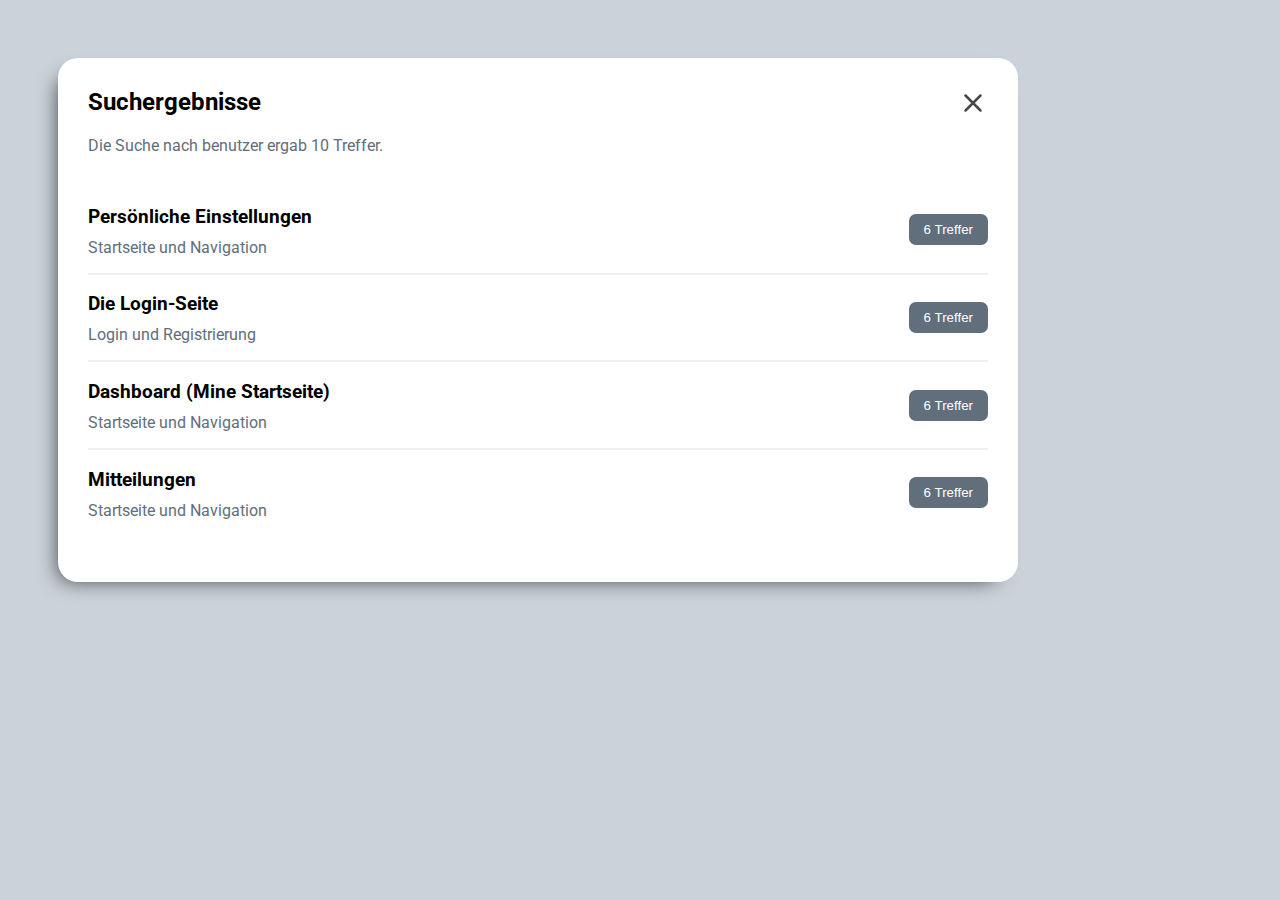
<file: challenge-1/task-2/index.html>
<!DOCTYPE html>
<html lang="en">
  <head>
    <meta charset="UTF-8" />
    <meta http-equiv="X-UA-Compatible" content="IE=edge" />
    <meta name="viewport" content="width=device-width, initial-scale=1.0" />
    <title>Document</title>
    <link rel="stylesheet" href="styles.css" />
  </head>
  <body>
    <header>
      <div>
        <h2>Suchergebnisse</h2>
        <p>Die Suche nach benutzer ergab 10 Treffer.</p>
      </div>
      <svg
        xmlns="http://www.w3.org/2000/svg"
        height="30px"
        viewBox="0 0 24 24"
        stroke="#484848"
        stroke-width="2"
      >
        <path
          stroke-linecap="round"
          stroke-linejoin="round"
          d="M6 18L18 6M6 6l12 12"
        />
      </svg>
    </header>
    <ul>
      <li>
        <div>
          <h3>Persönliche Einstellungen</h3>
          <p>Startseite und Navigation</p>
        </div>
        <button>6 Treffer</button>
      </li>
      <li>
        <div>
          <h3>Die Login-Seite</h3>
          <p>Login und Registrierung</p>
        </div>
        <button>6 Treffer</button>
      </li>
      <li>
        <div>
          <h3>Dashboard (Mine Startseite)</h3>
          <p>Startseite und Navigation</p>
        </div>
        <button>6 Treffer</button>
      </li>
      <li>
        <div>
          <h3>Mitteilungen</h3>
          <p>Startseite und Navigation</p>
        </div>
        <button>6 Treffer</button>
      </li>
    </ul>
  </body>
</html>
</file>
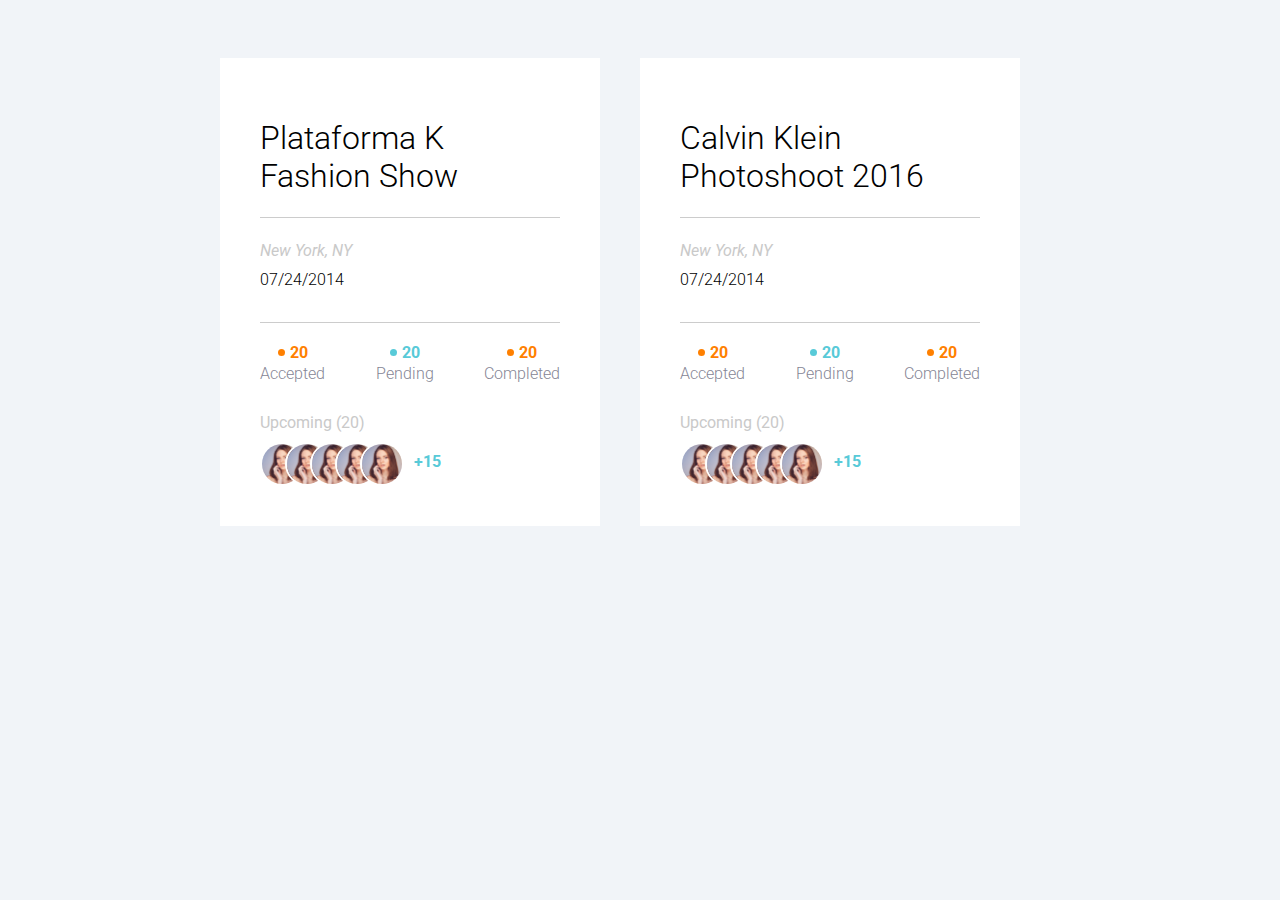
<file: challenge-1/task-3/index.html>
<!DOCTYPE html>
<html lang="en">
  <head>
    <meta charset="UTF-8" />
    <meta http-equiv="X-UA-Compatible" content="IE=edge" />
    <meta name="viewport" content="width=device-width, initial-scale=1.0" />
    <title>Document</title>
    <link rel="stylesheet" href="styles.css" />
  </head>
  <body>
    <div class="container">
      <h1>
        Plataforma K <br />
        Fashion Show
      </h1>
      <hr />
      <div class="date">
        <i>New York, NY</i>
        <p>07/24/2014</p>
      </div>
      <hr />
      <div class="status">
        <div>
          <h4 class="ammount">20</h4>
          <p>Accepted</p>
        </div>
        <div>
          <h4 class="ammountMiddle">20</h4>
          <p>Pending</p>
        </div>
        <div>
          <h4 class="ammount">20</h4>
          <p>Completed</p>
        </div>
      </div>
      <div class="people">
        <p class="upcoming">Upcoming (20)</p>
        <div>
          <img src="static/lady.jpeg" alt="ladyImg" />
          <img src="static/lady.jpeg" alt="ladyImg" />
          <img src="static/lady.jpeg" alt="ladyImg" />
          <img src="static/lady.jpeg" alt="ladyImg" />
          <img src="static/lady.jpeg" alt="ladyImg" />
          <p>+15</p>
        </div>
      </div>
    </div>
    <div class="container">
      <h1>
        Calvin Klein <br />
        Photoshoot 2016
      </h1>
      <hr />
      <div class="date">
        <i>New York, NY</i>
        <p>07/24/2014</p>
      </div>
      <hr />
      <div class="status">
        <div>
          <h4 class="ammount">20</h4>
          <p>Accepted</p>
        </div>
        <div>
          <h4 class="ammountMiddle">20</h4>
          <p>Pending</p>
        </div>
        <div>
          <h4 class="ammount">20</h4>
          <p>Completed</p>
        </div>
      </div>
      <div class="people">
        <p class="upcoming">Upcoming (20)</p>
        <div>
          <img src="static/lady.jpeg" alt="ladyImg" />
          <img src="static/lady.jpeg" alt="ladyImg" />
          <img src="static/lady.jpeg" alt="ladyImg" />
          <img src="static/lady.jpeg" alt="ladyImg" />
          <img src="static/lady.jpeg" alt="ladyImg" />
          <p>+15</p>
        </div>
      </div>
    </div>
  </body>
</html>
</file>
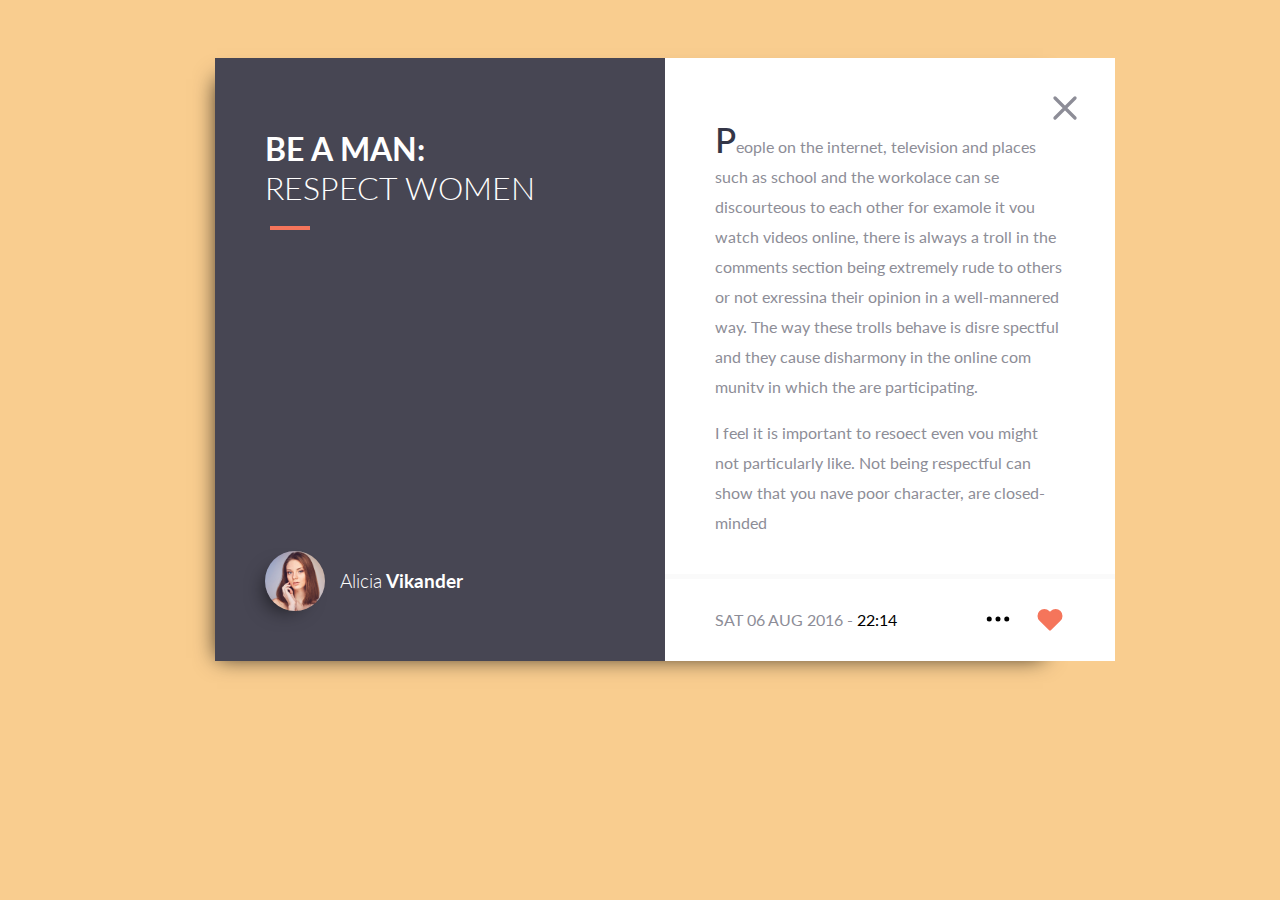
<file: challenge-1/task-4/index.html>
<!DOCTYPE html>
<html lang="en">
  <head>
    <meta charset="UTF-8" />
    <meta http-equiv="X-UA-Compatible" content="IE=edge" />
    <meta name="viewport" content="width=device-width, initial-scale=1.0" />
    <title>Document</title>
    <link rel="stylesheet" href="styles.css" />
  </head>
  <body>
    <div class="container1">
      <div class="rel">
        <h1>
          BE A MAN: <br />
          <span class="fw300">RESPECT WOMEN</span>
        </h1>
        <div class="border"></div>
      </div>
      <div class="imgContainer">
        <img src="static/lady.jpeg" alt="lady" />
        <h3><span class="fw300">Alicia</span> Vikander</h3>
      </div>
    </div>
    <div class="cont2">
      <div class="container2">
        <svg
          class="x"
          xmlns="http://www.w3.org/2000/svg"
          fill="none"
          viewBox="0 0 24 24"
          stroke="currentColor"
          stroke-width="2"
        >
          <path
            stroke-linecap="round"
            stroke-linejoin="round"
            d="M6 18L18 6M6 6l12 12"
          />
        </svg>
        <p>
          <span class="capitalP">P</span>eople on the internet, television and
          places such as school and the workolace can se discourteous to each
          other for examole it vou watch videos online, there is always a troll
          in the comments section being extremely rude to others or not
          exressina their opinion in a well-mannered way. The way these trolls
          behave is disre spectful and they cause disharmony in the online com
          munitv in which the are participating.
        </p>
        <p>
          I feel it is important to resoect even vou might not particularly
          like. Not being respectful can show that you nave poor character, are
          closed-minded
        </p>
      </div>
      <div class="more">
        <p class="date">SAT 06 AUG 2016 - <span class="time">22:14</span></p>
        <div>
          <svg
            xmlns="http://www.w3.org/2000/svg"
            height="30px"
            fill="black"
            viewBox="0 0 24 24"
            stroke="black"
            stroke-width="2"
          >
            <path
              stroke-linecap="round"
              stroke-linejoin="round"
              d="M5 12h.01M12 12h.01M19 12h.01M6 12a1 1 0 11-2 0 1 1 0 012 0zm7 0a1 1 0 11-2 0 1 1 0 012 0zm7 0a1 1 0 11-2 0 1 1 0 012 0z"
            />
          </svg>
          <svg
            class="heart"
            xmlns="http://www.w3.org/2000/svg"
            height="30px"
            fill="#f5755b"
            viewBox="0 0 24 24"
            stroke="#f5755b"
            stroke-width="2"
          >
            <path
              stroke-linecap="round"
              stroke-linejoin="round"
              d="M4.318 6.318a4.5 4.5 0 000 6.364L12 20.364l7.682-7.682a4.5 4.5 0 00-6.364-6.364L12 7.636l-1.318-1.318a4.5 4.5 0 00-6.364 0z"
            />
          </svg>
        </div>
      </div>
    </div>
  </body>
</html>
</file>
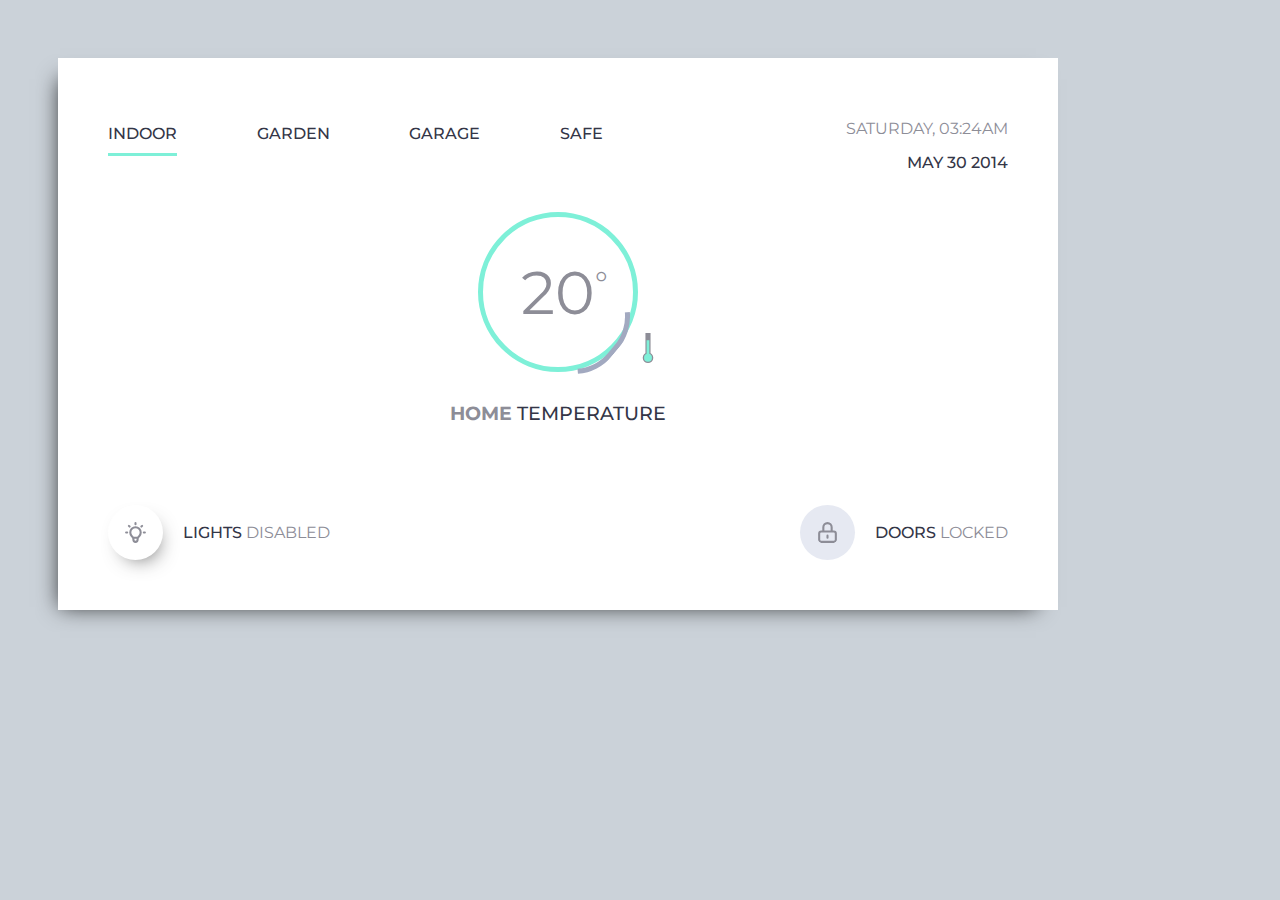
<file: challenge-1/task-5*/index.html>
<!DOCTYPE html>
<html lang="en">
  <head>
    <meta charset="UTF-8" />
    <meta http-equiv="X-UA-Compatible" content="IE=edge" />
    <meta name="viewport" content="width=device-width, initial-scale=1.0" />
    <title>Document</title>
    <link rel="stylesheet" href="styles.css" />
  </head>
  <body>
    <nav>
      <ul>
        <li>indoor</li>
        <li>garden</li>
        <li>garage</li>
        <li>safe</li>
      </ul>
      <div class="time">
        <p class="saturday">SATURDAY, 03:24AM</p>
        <p class="date">MAY 30 2014</p>
      </div>
    </nav>
    <div class="tempContainer">
      <div class="temp">
        <h1>20</h1>
        <div class="temperatureSvg">
          <?xml version="1.0" encoding="iso-8859-1"?>
          <!-- Generator: Adobe Illustrator 19.0.0, SVG Export Plug-In . SVG Version: 6.00 Build 0)  -->
          <svg
            height="30"
            version="1.1"
            id="Layer_1"
            xmlns="http://www.w3.org/2000/svg"
            xmlns:xlink="http://www.w3.org/1999/xlink"
            x="0px"
            y="0px"
            viewBox="0 0 146.706 146.706"
            style="enable-background: new 0 0 146.706 146.706"
            xml:space="preserve"
          >
            <g>
              <circle
                style="fill: #8d8d97"
                cx="73.353"
                cy="120.855"
                r="25.851"
              />
              <path
                style="fill: #8d8d97"
                d="M60.858,0v110.73c0,6.902,5.594,12.496,12.494,12.496c6.901,0,12.495-5.594,12.495-12.496V0H60.858z
                "
              />
              <circle
                style="fill: #7ef0d8"
                cx="73.353"
                cy="120.89"
                r="19.414"
              />
              <path
                style="fill: #7ef0d8"
                d="M66.488,35.331v67.627c0,4.268,2.998,7.727,6.696,7.727c3.699,0,6.698-3.459,6.698-7.727V35.331
                H66.488z"
              />
            </g>
            <g></g>
            <g></g>
            <g></g>
            <g></g>
            <g></g>
            <g></g>
            <g></g>
            <g></g>
            <g></g>
            <g></g>
            <g></g>
            <g></g>
            <g></g>
            <g></g>
            <g></g>
          </svg>
        </div>
        <div class="circle">
          <div></div>
        </div>
      </div>
      <div class="homeTemp">
        <h3>HOME <span>TEMPERATURE</span></h3>
      </div>
    </div>
    <footer>
      <div class="flex">
        <svg
          class="bulb"
          xmlns="http://www.w3.org/2000/svg"
          width="25px"
          fill="none"
          viewBox="0 0 24 24"
          stroke="currentColor"
          stroke-width="2"
        >
          <path
            stroke-linecap="round"
            stroke-linejoin="round"
            d="M9.663 17h4.673M12 3v1m6.364 1.636l-.707.707M21 12h-1M4 12H3m3.343-5.657l-.707-.707m2.828 9.9a5 5 0 117.072 0l-.548.547A3.374 3.374 0 0014 18.469V19a2 2 0 11-4 0v-.531c0-.895-.356-1.754-.988-2.386l-.548-.547z"
          />
        </svg>
        <p><span>LIGHTS</span> DISABLED</p>
      </div>
      <div class="flex">
        <svg
          class="door"
          xmlns="http://www.w3.org/2000/svg"
          width="25px"
          fill="none"
          viewBox="0 0 24 24"
          stroke="currentColor"
          stroke-width="2"
        >
          <path
            stroke-linecap="round"
            stroke-linejoin="round"
            d="M12 15v2m-6 4h12a2 2 0 002-2v-6a2 2 0 00-2-2H6a2 2 0 00-2 2v6a2 2 0 002 2zm10-10V7a4 4 0 00-8 0v4h8z"
          />
        </svg>
        <p><span>DOORS</span> LOCKED</p>
      </div>
    </footer>
  </body>
</html>
</file>
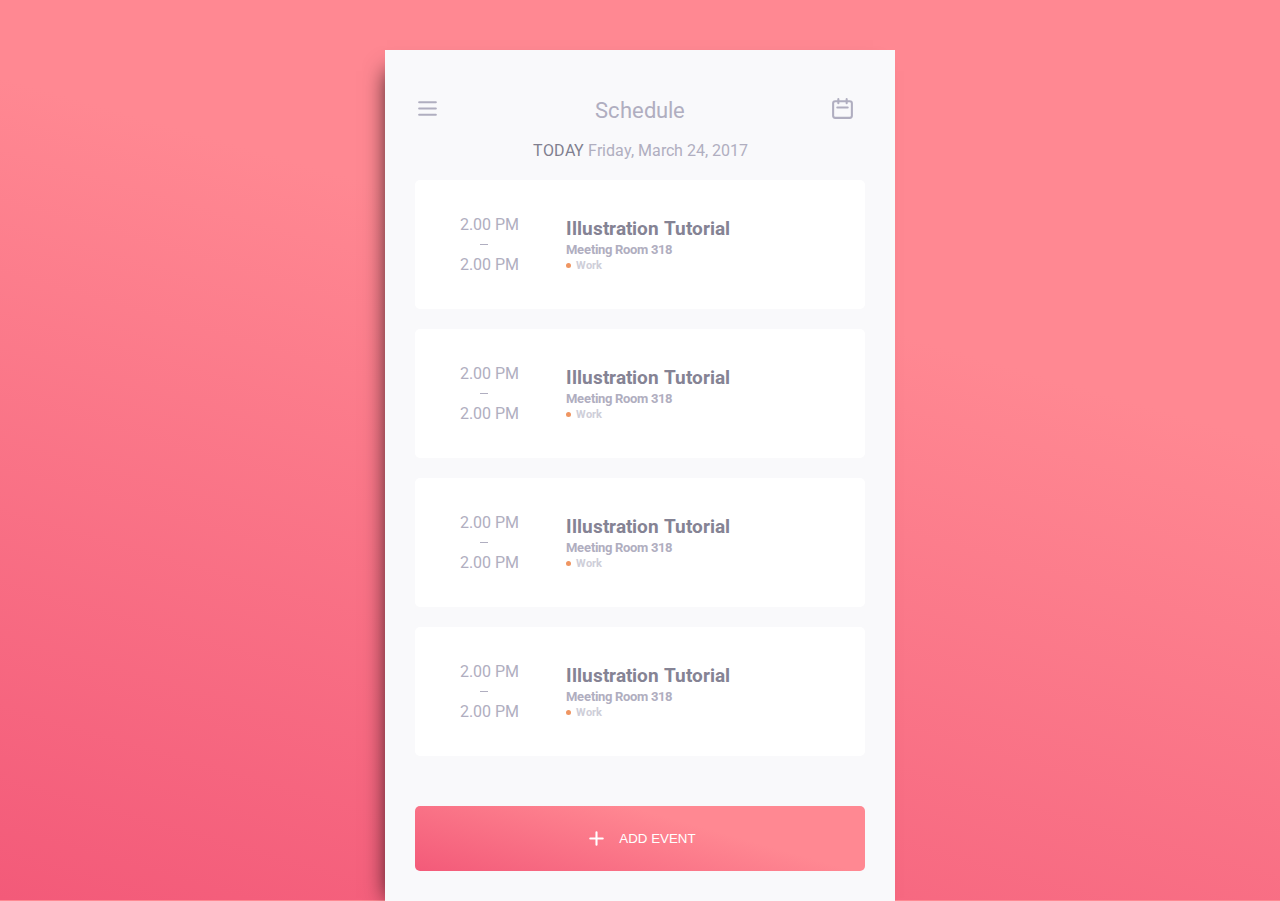
<file: challenge-1/task-6/index.html>
<!DOCTYPE html>
<html lang="en">
  <head>
    <meta charset="UTF-8" />
    <meta http-equiv="X-UA-Compatible" content="IE=edge" />
    <meta name="viewport" content="width=device-width, initial-scale=1.0" />
    <title>Document</title>
    <link rel="stylesheet" href="styles.css" />
  </head>
  <body>
    <nav>
      <ul>
        <li>
          <svg
            xmlns="http://www.w3.org/2000/svg"
            class="h-6 w-6"
            fill="none"
            viewBox="0 0 24 24"
            stroke="currentColor"
            stroke-width="2"
          >
            <path
              stroke-linecap="round"
              stroke-linejoin="round"
              d="M4 6h16M4 12h16M4 18h16"
            />
          </svg>
        </li>
        <li class="schedule">Schedule</li>
        <li>
          <svg
            xmlns="http://www.w3.org/2000/svg"
            class="h-6 w-6"
            fill="none"
            viewBox="0 0 24 24"
            stroke="currentColor"
            stroke-width="2"
          >
            <path
              stroke-linecap="round"
              stroke-linejoin="round"
              d="M8 7V3m8 4V3m-9 8h10M5 21h14a2 2 0 002-2V7a2 2 0 00-2-2H5a2 2 0 00-2 2v12a2 2 0 002 2z"
            />
          </svg>
        </li>
      </ul>
    </nav>
    <p class="today"><span>TODAY </span> Friday, March 24, 2017</p>
    <div class="toDos">
      <div class="todoContainer">
        <div class="date">
          <p>2.00 PM</p>
          <div class="separator"></div>
          <p>2.00 PM</p>
        </div>
        <div>
          <h3>Illustration Tutorial</h3>
          <h5>Meeting Room 318</h5>
          <h6>Work</h6>
        </div>
      </div>
      <div class="todoContainer">
        <div class="date">
          <p>2.00 PM</p>
          <div class="separator"></div>
          <p>2.00 PM</p>
        </div>
        <div>
          <h3>Illustration Tutorial</h3>
          <h5>Meeting Room 318</h5>
          <h6>Work</h6>
        </div>
      </div>
      <div class="todoContainer">
        <div class="date">
          <p>2.00 PM</p>
          <div class="separator"></div>
          <p>2.00 PM</p>
        </div>
        <div>
          <h3>Illustration Tutorial</h3>
          <h5>Meeting Room 318</h5>
          <h6>Work</h6>
        </div>
      </div>
      <div class="todoContainer">
        <div class="date">
          <p>2.00 PM</p>
          <div class="separator"></div>
          <p>2.00 PM</p>
        </div>
        <div>
          <h3>Illustration Tutorial</h3>
          <h5>Meeting Room 318</h5>
          <h6>Work</h6>
        </div>
      </div>
    </div>
    <button>
      <svg
        xmlns="http://www.w3.org/2000/svg"
        fill="none"
        viewBox="0 0 24 24"
        stroke="currentColor"
        stroke-width="2"
      >
        <path
          stroke-linecap="round"
          stroke-linejoin="round"
          d="M12 6v6m0 0v6m0-6h6m-6 0H6"
        />
      </svg>
      <p>ADD EVENT</p>
    </button>
  </body>
</html>
</file>
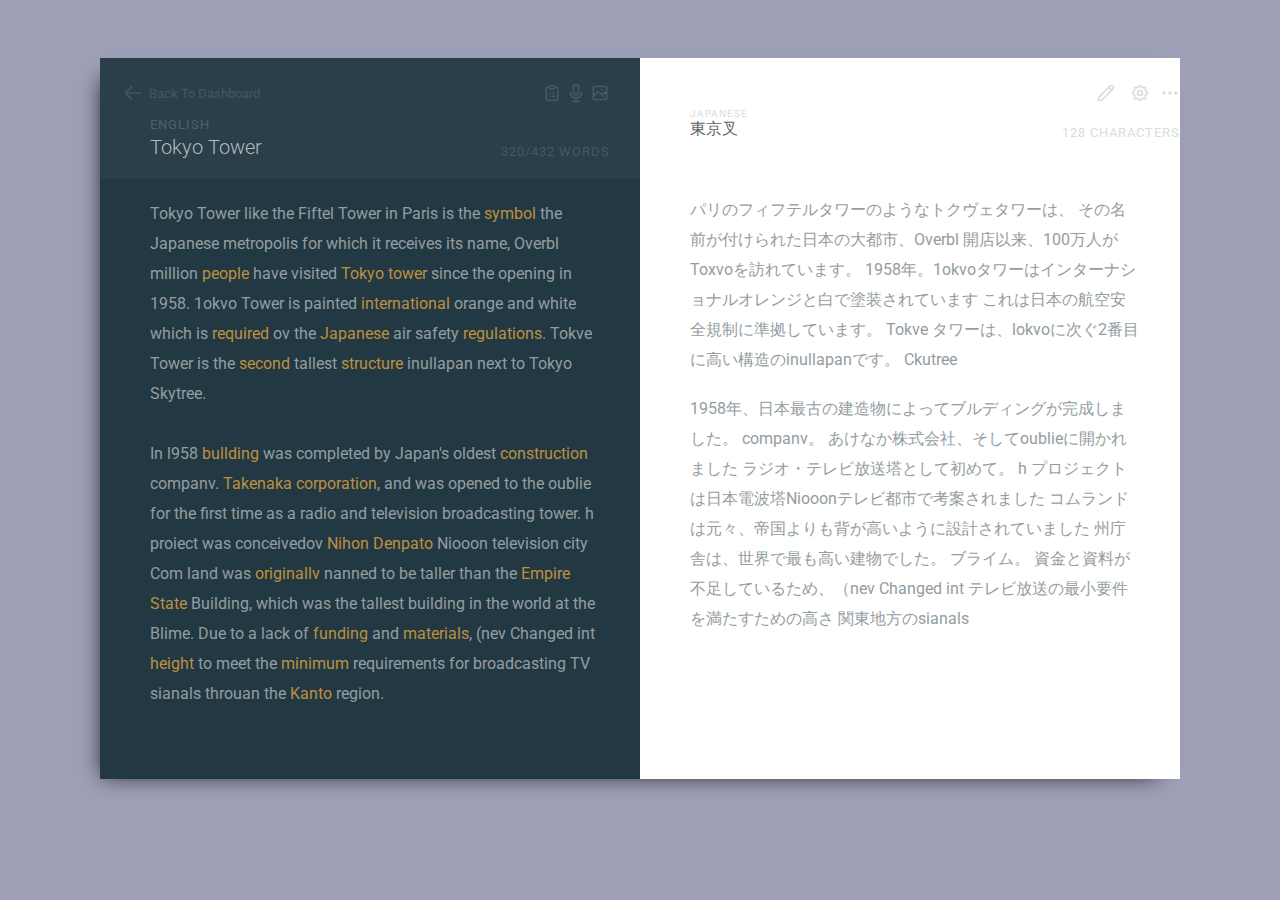
<file: challenge-1/task-7/index.html>
<!DOCTYPE html>
<html lang="en">
  <head>
    <meta charset="UTF-8" />
    <meta http-equiv="X-UA-Compatible" content="IE=edge" />
    <meta name="viewport" content="width=device-width, initial-scale=1.0" />
    <title>Document</title>
    <link rel="stylesheet" href="styles.css" />
  </head>
  <body>
    <div>
      <div class="header">
        <div class="header1">
          <div class="arrowWithText">
            <svg
              xmlns="http://www.w3.org/2000/svg"
              height="15px"
              fill="none"
              viewBox="0 0 24 24"
              stroke="currentColor"
              stroke-width="2"
            >
              <path
                stroke-linecap="round"
                stroke-linejoin="round"
                d="M10 19l-7-7m0 0l7-7m-7 7h18"
              />
            </svg>
            <p>Back to Dashboard</p>
          </div>
          <div class="otherIcons">
            <svg
              xmlns="http://www.w3.org/2000/svg"
              class="h-6 w-6"
              fill="none"
              viewBox="0 0 24 24"
              stroke="currentColor"
              stroke-width="2"
            >
              <path
                stroke-linecap="round"
                stroke-linejoin="round"
                d="M9 5H7a2 2 0 00-2 2v12a2 2 0 002 2h10a2 2 0 002-2V7a2 2 0 00-2-2h-2M9 5a2 2 0 002 2h2a2 2 0 002-2M9 5a2 2 0 012-2h2a2 2 0 012 2m-3 7h3m-3 4h3m-6-4h.01M9 16h.01"
              />
            </svg>
            <svg
              xmlns="http://www.w3.org/2000/svg"
              class="h-6 w-6"
              fill="none"
              viewBox="0 0 24 24"
              stroke="currentColor"
              stroke-width="2"
            >
              <path
                stroke-linecap="round"
                stroke-linejoin="round"
                d="M19 11a7 7 0 01-7 7m0 0a7 7 0 01-7-7m7 7v4m0 0H8m4 0h4m-4-8a3 3 0 01-3-3V5a3 3 0 116 0v6a3 3 0 01-3 3z"
              />
            </svg>
            <svg
              xmlns="http://www.w3.org/2000/svg"
              class="h-6 w-6"
              fill="none"
              viewBox="0 0 24 24"
              stroke="currentColor"
              stroke-width="2"
            >
              <path
                stroke-linecap="round"
                stroke-linejoin="round"
                d="M4 16l4.586-4.586a2 2 0 012.828 0L16 16m-2-2l1.586-1.586a2 2 0 012.828 0L20 14m-6-6h.01M6 20h12a2 2 0 002-2V6a2 2 0 00-2-2H6a2 2 0 00-2 2v12a2 2 0 002 2z"
              />
            </svg>
          </div>
        </div>
        <div class="enTokyo">
          <div>
            <p class="en">ENGLISH</p>
            <p class="tokyoTower">Tokyo Tower</p>
          </div>
          <p class="words">320/432 WORDS</p>
        </div>
      </div>
      <div class="container1">
        <p class="text">
          Tokyo Tower like the Fiftel Tower in Paris is the
          <span>symbol</span> the Japanese metropolis for which it receives its
          name, Overbl million <span>people</span> have visited
          <span>Tokyo tower</span> since the opening in 1958. 1okvo Tower is
          painted <span>international</span> orange and white which is
          <span>required</span> ov the <span>Japanese</span> air safety
          <span>regulations</span>. Tokve Tower is the
          <span>second</span> tallest <span>structure</span> inullapan next to
          Tokyo Skytree.
          <br />
          <br />
          In l958
          <span>bullding</span>
          was completed by Japan's oldest <span>construction</span> companv.
          <span>Takenaka</span> <span>corporation</span>, and was opened to the
          oublie for the first time as a radio and television broadcasting
          tower. h proiect was conceivedov <span>Nihon Denpato</span> Niooon
          television city Com land was <span>originallv</span> nanned to be
          taller than the <span>Empire State</span> Building, which was the
          tallest building in the world at the Blime. Due to a lack of
          <span>funding</span> and <span>materials</span>, (nev Changed int
          <span>height</span> to meet the <span>minimum</span> requirements for
          broadcasting TV sianals throuan the <span>Kanto</span> region.
        </p>
      </div>
    </div>
    <div>
      <div class="header2">
        <div>
          <p class="jap">JAPANESE</p>
          <p class="jp">東京叉</p>
        </div>
        <div class="header22">
          <div class="icons">
            <svg
              xmlns="http://www.w3.org/2000/svg"
              class="h-6 w-6"
              fill="none"
              viewBox="0 0 24 24"
              stroke="currentColor"
              stroke-width="2"
            >
              <path
                stroke-linecap="round"
                stroke-linejoin="round"
                d="M15.232 5.232l3.536 3.536m-2.036-5.036a2.5 2.5 0 113.536 3.536L6.5 21.036H3v-3.572L16.732 3.732z"
              />
            </svg>
            <svg
              xmlns="http://www.w3.org/2000/svg"
              class="h-6 w-6"
              fill="none"
              viewBox="0 0 24 24"
              stroke="currentColor"
              stroke-width="2"
            >
              <path
                stroke-linecap="round"
                stroke-linejoin="round"
                d="M10.325 4.317c.426-1.756 2.924-1.756 3.35 0a1.724 1.724 0 002.573 1.066c1.543-.94 3.31.826 2.37 2.37a1.724 1.724 0 001.065 2.572c1.756.426 1.756 2.924 0 3.35a1.724 1.724 0 00-1.066 2.573c.94 1.543-.826 3.31-2.37 2.37a1.724 1.724 0 00-2.572 1.065c-.426 1.756-2.924 1.756-3.35 0a1.724 1.724 0 00-2.573-1.066c-1.543.94-3.31-.826-2.37-2.37a1.724 1.724 0 00-1.065-2.572c-1.756-.426-1.756-2.924 0-3.35a1.724 1.724 0 001.066-2.573c-.94-1.543.826-3.31 2.37-2.37.996.608 2.296.07 2.572-1.065z"
              />
              <path
                stroke-linecap="round"
                stroke-linejoin="round"
                d="M15 12a3 3 0 11-6 0 3 3 0 016 0z"
              /></svg
            ><svg
              xmlns="http://www.w3.org/2000/svg"
              class="h-6 w-6"
              fill="none"
              viewBox="0 0 24 24"
              stroke="currentColor"
              stroke-width="2"
            >
              <path
                stroke-linecap="round"
                stroke-linejoin="round"
                d="M5 12h.01M12 12h.01M19 12h.01M6 12a1 1 0 11-2 0 1 1 0 012 0zm7 0a1 1 0 11-2 0 1 1 0 012 0zm7 0a1 1 0 11-2 0 1 1 0 012 0z"
              />
            </svg>
          </div>
          <p class="chars">128 CHARACTERS</p>
        </div>
      </div>
      <div class="container2">
        <div class="header2"></div>
        <div>
          <p class="text">
            パリのフィフテルタワーのようなトクヴェタワーは、
            その名前が付けられた日本の大都市、Overbl
            開店以来、100万人がToxvoを訪れています。
            1958年。1okvoタワーはインターナショナルオレンジと白で塗装されています
            これは日本の航空安全規制に準拠しています。 Tokve
            タワーは、lokvoに次ぐ2番目に高い構造のinullapanです。 Ckutree
          </p>
          <br />
          <p class="text">
            1958年、日本最古の建造物によってブルディングが完成しました。
            companv。 あけなか株式会社、そしてoublieに開かれました
            ラジオ・テレビ放送塔として初めて。 h
            プロジェクトは日本電波塔Niooonテレビ都市で考案されました
            コムランドは元々、帝国よりも背が高いように設計されていました
            州庁舎は、世界で最も高い建物でした。 ブライム。
            資金と資料が不足しているため、（nev Changed int
            テレビ放送の最小要件を満たすための高さ 関東地方のsianals
          </p>
        </div>
      </div>
    </div>
  </body>
</html>
</file>
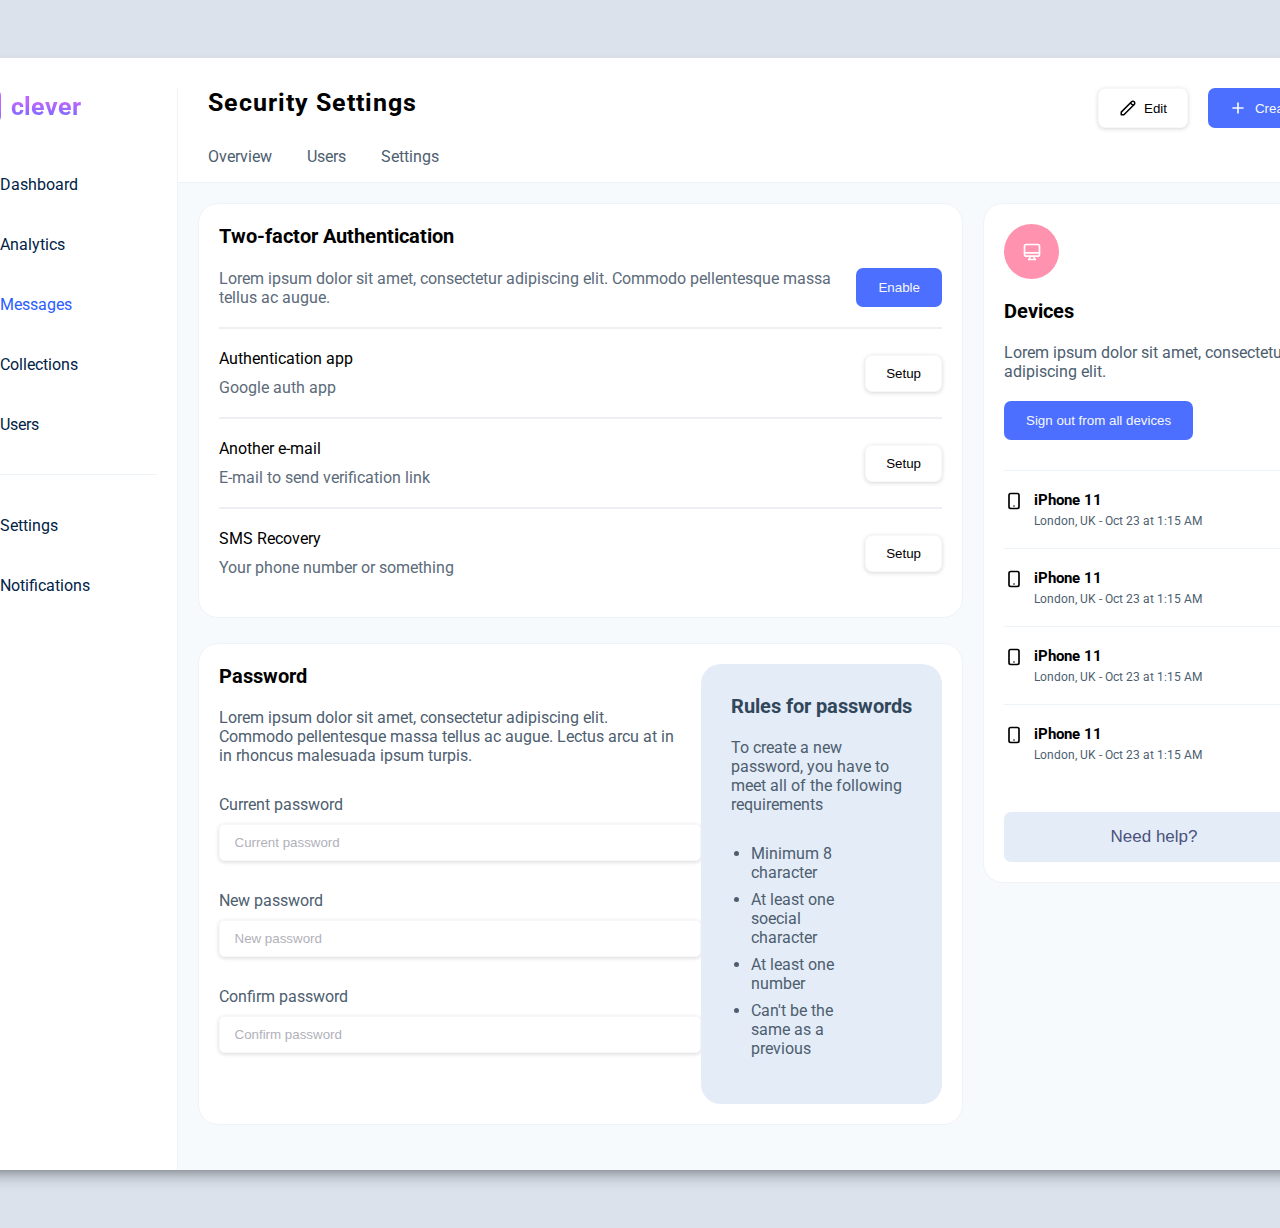
<file: challenge-1/task-8/index.html>
<!DOCTYPE html>
<html lang="en">
  <head>
    <meta charset="UTF-8" />
    <meta http-equiv="X-UA-Compatible" content="IE=edge" />
    <meta name="viewport" content="width=device-width, initial-scale=1.0" />
    <title>Document</title>
    <link rel="stylesheet" href="styles.css" />
  </head>
  <body>
    <aside>
      <div class="logo">
        <svg
          xmlns="http://www.w3.org/2000/svg"
          class="logo1"
          fill="none"
          viewBox="0 0 24 24"
          stroke="white"
          fill="white"
          stroke-width="2"
        >
          <path
            stroke-linecap="round"
            stroke-linejoin="round"
            d="M13 10V3L4 14h7v7l9-11h-7z"
          />
        </svg>
        <h1 class="clever">clever</h1>
      </div>
      <div class="options">
        <div class="asideOption">
          <svg
            xmlns="http://www.w3.org/2000/svg"
            class="h-6 w-6"
            fill="none"
            viewBox="0 0 24 24"
            stroke="currentColor"
            stroke-width="2"
          >
            <path
              stroke-linecap="round"
              stroke-linejoin="round"
              d="M3 12l2-2m0 0l7-7 7 7M5 10v10a1 1 0 001 1h3m10-11l2 2m-2-2v10a1 1 0 01-1 1h-3m-6 0a1 1 0 001-1v-4a1 1 0 011-1h2a1 1 0 011 1v4a1 1 0 001 1m-6 0h6"
            />
          </svg>
          <p>Dashboard</p>
        </div>
        <div class="asideOption">
          <svg
            xmlns="http://www.w3.org/2000/svg"
            class="h-6 w-6"
            fill="none"
            viewBox="0 0 24 24"
            stroke="currentColor"
            stroke-width="2"
          >
            <path
              stroke-linecap="round"
              stroke-linejoin="round"
              d="M9 19v-6a2 2 0 00-2-2H5a2 2 0 00-2 2v6a2 2 0 002 2h2a2 2 0 002-2zm0 0V9a2 2 0 012-2h2a2 2 0 012 2v10m-6 0a2 2 0 002 2h2a2 2 0 002-2m0 0V5a2 2 0 012-2h2a2 2 0 012 2v14a2 2 0 01-2 2h-2a2 2 0 01-2-2z"
            />
          </svg>
          <p>Analytics</p>
        </div>
        <div class="asideOption ; m">
          <svg
            xmlns="http://www.w3.org/2000/svg"
            class="h-6 w-6"
            fill="none"
            viewBox="0 0 24 24"
            stroke="#295DFF"
            stroke-width="2"
          >
            <path
              stroke-linecap="round"
              stroke-linejoin="round"
              d="M8 12h.01M12 12h.01M16 12h.01M21 12c0 4.418-4.03 8-9 8a9.863 9.863 0 01-4.255-.949L3 20l1.395-3.72C3.512 15.042 3 13.574 3 12c0-4.418 4.03-8 9-8s9 3.582 9 8z"
            />
          </svg>
          <p>Messages</p>
        </div>
        <div class="asideOption">
          <svg
            xmlns="http://www.w3.org/2000/svg"
            class="h-6 w-6"
            fill="none"
            viewBox="0 0 24 24"
            stroke="currentColor"
            stroke-width="2"
          >
            <path
              stroke-linecap="round"
              stroke-linejoin="round"
              d="M5 5a2 2 0 012-2h10a2 2 0 012 2v16l-7-3.5L5 21V5z"
            />
          </svg>
          <p>Collections</p>
        </div>
        <div class="asideOption">
          <svg
            xmlns="http://www.w3.org/2000/svg"
            class="h-6 w-6"
            fill="none"
            viewBox="0 0 24 24"
            stroke="currentColor"
            stroke-width="2"
          >
            <path
              stroke-linecap="round"
              stroke-linejoin="round"
              d="M12 4.354a4 4 0 110 5.292M15 21H3v-1a6 6 0 0112 0v1zm0 0h6v-1a6 6 0 00-9-5.197M13 7a4 4 0 11-8 0 4 4 0 018 0z"
            />
          </svg>
          <p>Users</p>
        </div>
      </div>
      <hr />
      <div class="asideOption">
        <svg
          xmlns="http://www.w3.org/2000/svg"
          class="h-6 w-6"
          fill="none"
          viewBox="0 0 24 24"
          stroke="currentColor"
          stroke-width="2"
        >
          <path
            stroke-linecap="round"
            stroke-linejoin="round"
            d="M10.325 4.317c.426-1.756 2.924-1.756 3.35 0a1.724 1.724 0 002.573 1.066c1.543-.94 3.31.826 2.37 2.37a1.724 1.724 0 001.065 2.572c1.756.426 1.756 2.924 0 3.35a1.724 1.724 0 00-1.066 2.573c.94 1.543-.826 3.31-2.37 2.37a1.724 1.724 0 00-2.572 1.065c-.426 1.756-2.924 1.756-3.35 0a1.724 1.724 0 00-2.573-1.066c-1.543.94-3.31-.826-2.37-2.37a1.724 1.724 0 00-1.065-2.572c-1.756-.426-1.756-2.924 0-3.35a1.724 1.724 0 001.066-2.573c-.94-1.543.826-3.31 2.37-2.37.996.608 2.296.07 2.572-1.065z"
          />
          <path
            stroke-linecap="round"
            stroke-linejoin="round"
            d="M15 12a3 3 0 11-6 0 3 3 0 016 0z"
          />
        </svg>
        <p>Settings</p>
      </div>
      <div class="asideOption">
        <svg
          xmlns="http://www.w3.org/2000/svg"
          class="h-6 w-6"
          fill="none"
          viewBox="0 0 24 24"
          stroke="currentColor"
          stroke-width="2"
        >
          <path
            stroke-linecap="round"
            stroke-linejoin="round"
            d="M15 17h5l-1.405-1.405A2.032 2.032 0 0118 14.158V11a6.002 6.002 0 00-4-5.659V5a2 2 0 10-4 0v.341C7.67 6.165 6 8.388 6 11v3.159c0 .538-.214 1.055-.595 1.436L4 17h5m6 0v1a3 3 0 11-6 0v-1m6 0H9"
          />
        </svg>
        <p>Notifications</p>
      </div>
    </aside>
    <main>
      <nav>
        <div>
          <h3>Security Settings</h3>
          <ul>
            <li><p>Overview</p></li>
            <li><p>Users</p></li>
            <li><p>Settings</p></li>
          </ul>
        </div>
        <div class="navIcons">
          <button class="editBtn">
            <svg
              xmlns="http://www.w3.org/2000/svg"
              fill="none"
              viewBox="0 0 24 24"
              stroke="currentColor"
              stroke-width="2"
            >
              <path
                stroke-linecap="round"
                stroke-linejoin="round"
                d="M15.232 5.232l3.536 3.536m-2.036-5.036a2.5 2.5 0 113.536 3.536L6.5 21.036H3v-3.572L16.732 3.732z"
              />
            </svg>
            <p>Edit</p>
          </button>
          <button class="createBtn">
            <svg
              xmlns="http://www.w3.org/2000/svg"
              class="h-6 w-6"
              fill="none"
              viewBox="0 0 24 24"
              stroke="currentColor"
              stroke-width="2"
            >
              <path
                stroke-linecap="round"
                stroke-linejoin="round"
                d="M12 6v6m0 0v6m0-6h6m-6 0H6"
              />
            </svg>
            <p>Create</p>
          </button>
        </div>
      </nav>
      <div class="container">
        <div class="nestedCont">
          <!-- two/pass -->
          <div>
            <!-- two -->
            <div class="authContainer">
              <h4>Two-factor Authentication</h4>
              <div class="flex">
                <p>
                  Lorem ipsum dolor sit amet, consectetur adipiscing elit.
                  Commodo pellentesque massa tellus ac augue.
                </p>
                <button class="enableBtn">
                  <p>Enable</p>
                </button>
              </div>
              <!--  -->
              <div class="flex">
                <div>
                  <p class="elHead">Authentication app</p>
                  <p>Google auth app</p>
                </div>
                <button class="editBtn">
                  <p>Setup</p>
                </button>
              </div>
              <!--  -->
              <div class="flex">
                <div>
                  <p class="elHead">Another e-mail</p>
                  <p>E-mail to send verification link</p>
                </div>
                <button class="editBtn">
                  <p>Setup</p>
                </button>
              </div>
              <!--  -->
              <div class="flex">
                <div>
                  <p class="elHead">SMS Recovery</p>
                  <p>Your phone number or something</p>
                </div>
                <button class="editBtn">
                  <p>Setup</p>
                </button>
              </div>
            </div>
            <!-- pass -->
            <div class="passContainer">
              <div class="pass">
                <h4>Password</h4>
                <div>
                  <p class="passDesc">
                    Lorem ipsum dolor sit amet, consectetur adipiscing elit.
                    Commodo pellentesque massa tellus ac augue. Lectus arcu at
                    in in rhoncus malesuada ipsum turpis.
                  </p>
                </div>
                <!--  -->
                <div class="passInput">
                  <label for="currPass">Current password</label>
                  <input
                    type="password"
                    placeholder="Current password"
                    name="currPass"
                    id="currPass"
                  />
                </div>
                <div class="passInput">
                  <label for="newPass">New password</label>
                  <input
                    type="password"
                    placeholder="New password"
                    name="newPass"
                    id="newPass"
                  />
                </div>
                <div class="passInput">
                  <label for="confPass">Confirm password</label>
                  <input
                    type="password"
                    placeholder="Confirm password"
                    name="confPass"
                    id="confPass"
                  />
                </div>
              </div>
              <div class="passRules">
                <h5>Rules for passwords</h5>
                <p>
                  To create a new password, you have to meet all of the
                  following requirements
                </p>
                <ul class="bulletUl">
                  <li>Minimum 8 character</li>
                  <li>At least one soecial character</li>
                  <li>At least one number</li>
                  <li>Can't be the same as a previous</li>
                </ul>
              </div>
            </div>
          </div>
          <!-- devices -->
          <div class="devicesContainer">
            <div class="pc">
              <svg
                xmlns="http://www.w3.org/2000/svg"
                class="h-6 w-6"
                fill="none"
                viewBox="0 0 24 24"
                stroke="white"
                stroke-width="2"
              >
                <path
                  stroke-linecap="round"
                  stroke-linejoin="round"
                  d="M9.75 17L9 20l-1 1h8l-1-1-.75-3M3 13h18M5 17h14a2 2 0 002-2V5a2 2 0 00-2-2H5a2 2 0 00-2 2v10a2 2 0 002 2z"
                />
              </svg>
            </div>
            <h4>Devices</h4>
            <p class="devicesDesc">Lorem ipsum dolor sit amet, consectetur adipiscing elit.</p>
            <button class="signOutBtn">Sign out from all devices</button>
            <!--  -->
            <div class="deviceOptions">
              <div class="deviceOption">
                <div>
                  <svg
                    xmlns="http://www.w3.org/2000/svg"
                    class="h-6 w-6"
                    fill="none"
                    viewBox="0 0 24 24"
                    stroke="currentColor"
                    stroke-width="2"
                  >
                    <path
                      stroke-linecap="round"
                      stroke-linejoin="round"
                      d="M12 18h.01M8 21h8a2 2 0 002-2V5a2 2 0 00-2-2H8a2 2 0 00-2 2v14a2 2 0 002 2z"
                    />
                  </svg>
                  <div class="deviceDesc">
                    <h5>iPhone 11</h5>
                    <p>London, UK - Oct 23 at 1:15 AM</p>
                  </div>
                </div>
                <svg
                  xmlns="http://www.w3.org/2000/svg"
                  class="h-6 w-6"
                  fill="none"
                  viewBox="0 0 24 24"
                  stroke="currentColor"
                  stroke-width="2"
                >
                  <path
                    stroke-linecap="round"
                    stroke-linejoin="round"
                    d="M12 5v.01M12 12v.01M12 19v.01M12 6a1 1 0 110-2 1 1 0 010 2zm0 7a1 1 0 110-2 1 1 0 010 2zm0 7a1 1 0 110-2 1 1 0 010 2z"
                  />
                </svg>
              </div>
              <div class="deviceOption">
                <div>
                  <svg
                    xmlns="http://www.w3.org/2000/svg"
                    class="h-6 w-6"
                    fill="none"
                    viewBox="0 0 24 24"
                    stroke="currentColor"
                    stroke-width="2"
                  >
                    <path
                      stroke-linecap="round"
                      stroke-linejoin="round"
                      d="M12 18h.01M8 21h8a2 2 0 002-2V5a2 2 0 00-2-2H8a2 2 0 00-2 2v14a2 2 0 002 2z"
                    />
                  </svg>
                  <div class="deviceDesc">
                    <h5>iPhone 11</h5>
                    <p>London, UK - Oct 23 at 1:15 AM</p>
                  </div>
                </div>
                <svg
                  xmlns="http://www.w3.org/2000/svg"
                  class="h-6 w-6"
                  fill="none"
                  viewBox="0 0 24 24"
                  stroke="currentColor"
                  stroke-width="2"
                >
                  <path
                    stroke-linecap="round"
                    stroke-linejoin="round"
                    d="M12 5v.01M12 12v.01M12 19v.01M12 6a1 1 0 110-2 1 1 0 010 2zm0 7a1 1 0 110-2 1 1 0 010 2zm0 7a1 1 0 110-2 1 1 0 010 2z"
                  />
                </svg>
              </div>
              <div class="deviceOption">
                <div>
                  <svg
                    xmlns="http://www.w3.org/2000/svg"
                    class="h-6 w-6"
                    fill="none"
                    viewBox="0 0 24 24"
                    stroke="currentColor"
                    stroke-width="2"
                  >
                    <path
                      stroke-linecap="round"
                      stroke-linejoin="round"
                      d="M12 18h.01M8 21h8a2 2 0 002-2V5a2 2 0 00-2-2H8a2 2 0 00-2 2v14a2 2 0 002 2z"
                    />
                  </svg>
                  <div class="deviceDesc">
                    <h5>iPhone 11</h5>
                    <p>London, UK - Oct 23 at 1:15 AM</p>
                  </div>
                </div>
                <svg
                  xmlns="http://www.w3.org/2000/svg"
                  class="h-6 w-6"
                  fill="none"
                  viewBox="0 0 24 24"
                  stroke="currentColor"
                  stroke-width="2"
                >
                  <path
                    stroke-linecap="round"
                    stroke-linejoin="round"
                    d="M12 5v.01M12 12v.01M12 19v.01M12 6a1 1 0 110-2 1 1 0 010 2zm0 7a1 1 0 110-2 1 1 0 010 2zm0 7a1 1 0 110-2 1 1 0 010 2z"
                  />
                </svg>
              </div>
              <div class="deviceOption">
                <div>
                  <svg
                    xmlns="http://www.w3.org/2000/svg"
                    class="h-6 w-6"
                    fill="none"
                    viewBox="0 0 24 24"
                    stroke="currentColor"
                    stroke-width="2"
                  >
                    <path
                      stroke-linecap="round"
                      stroke-linejoin="round"
                      d="M12 18h.01M8 21h8a2 2 0 002-2V5a2 2 0 00-2-2H8a2 2 0 00-2 2v14a2 2 0 002 2z"
                    />
                  </svg>
                  <div class="deviceDesc">
                    <h5>iPhone 11</h5>
                    <p>London, UK - Oct 23 at 1:15 AM</p>
                  </div>
                </div>
                <svg
                  xmlns="http://www.w3.org/2000/svg"
                  class="h-6 w-6"
                  fill="none"
                  viewBox="0 0 24 24"
                  stroke="currentColor"
                  stroke-width="2"
                >
                  <path
                    stroke-linecap="round"
                    stroke-linejoin="round"
                    d="M12 5v.01M12 12v.01M12 19v.01M12 6a1 1 0 110-2 1 1 0 010 2zm0 7a1 1 0 110-2 1 1 0 010 2zm0 7a1 1 0 110-2 1 1 0 010 2z"
                  />
                </svg>
              </div>
            </div>
            <button class="needHelpBtn">
              <p>Need help?</p>
            </button>
          </div>
        </div>
      </div>
    </main>
  </body>
</html>
</file>
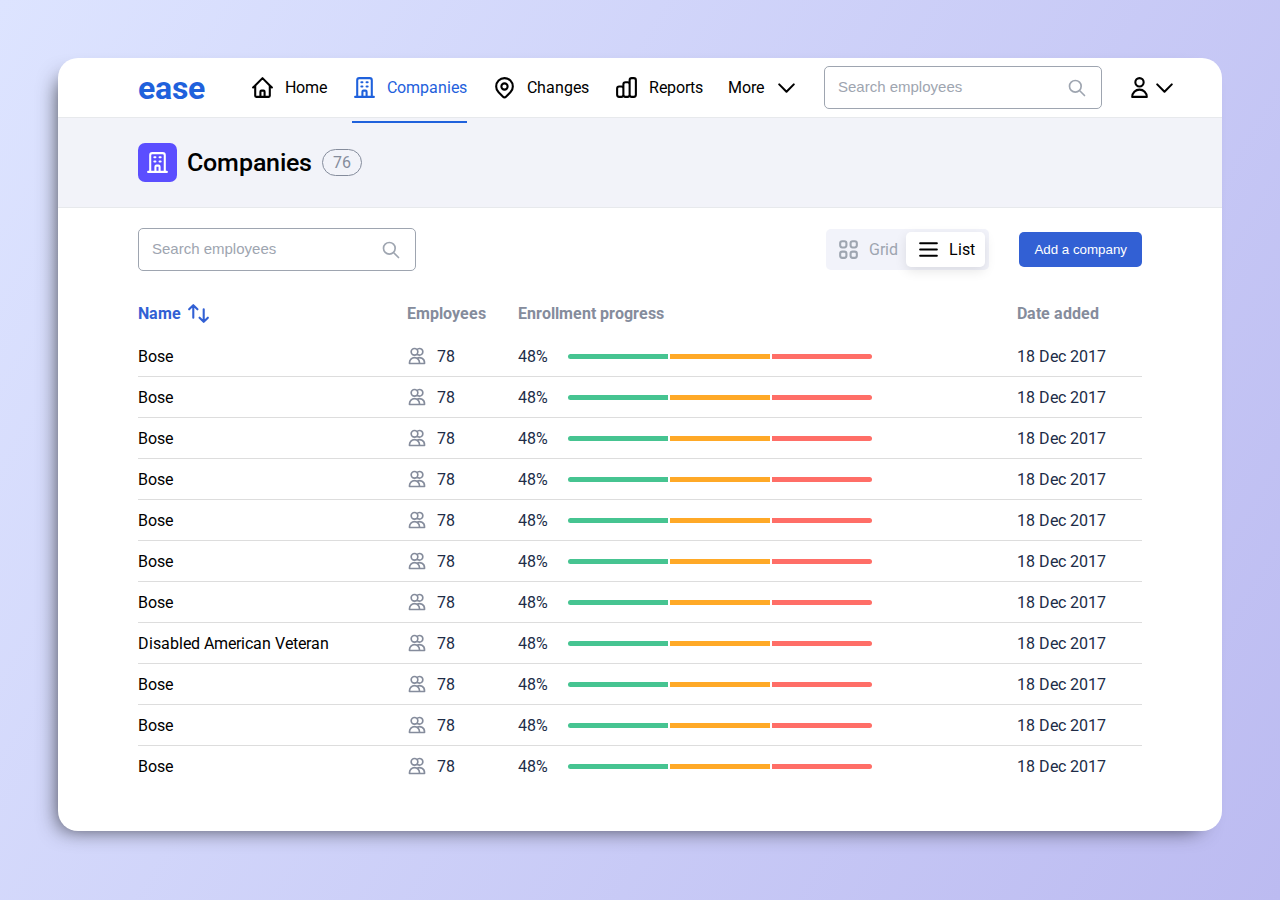
<file: challenge-1/task-9/index.html>
<!DOCTYPE html>
<html lang="en">
  <head>
    <meta charset="UTF-8" />
    <meta http-equiv="X-UA-Compatible" content="IE=edge" />
    <meta name="viewport" content="width=device-width, initial-scale=1.0" />
    <title>Document</title>
    <link rel="stylesheet" href="styles.css" />
  </head>
  <body>
    <nav>
      <ul>
        <div class="options1">
          <li class="logo">
            <h1>ease</h1>
          </li>
          <!--  -->
          <li>
            <svg
              xmlns="http://www.w3.org/2000/svg"
              class="h-6 w-6"
              fill="none"
              viewBox="0 0 24 24"
              stroke="currentColor"
              stroke-width="2"
            >
              <path
                stroke-linecap="round"
                stroke-linejoin="round"
                d="M3 12l2-2m0 0l7-7 7 7M5 10v10a1 1 0 001 1h3m10-11l2 2m-2-2v10a1 1 0 01-1 1h-3m-6 0a1 1 0 001-1v-4a1 1 0 011-1h2a1 1 0 011 1v4a1 1 0 001 1m-6 0h6"
              />
            </svg>
            <p>Home</p>
          </li>
          <li class="companiesLi">
            <svg
              xmlns="http://www.w3.org/2000/svg"
              class="h-6 w-6"
              fill="none"
              viewBox="0 0 24 24"
              stroke="currentColor"
              stroke-width="2"
            >
              <path
                stroke-linecap="round"
                stroke-linejoin="round"
                d="M19 21V5a2 2 0 00-2-2H7a2 2 0 00-2 2v16m14 0h2m-2 0h-5m-9 0H3m2 0h5M9 7h1m-1 4h1m4-4h1m-1 4h1m-5 10v-5a1 1 0 011-1h2a1 1 0 011 1v5m-4 0h4"
              />
            </svg>
            <p>Companies</p>
            <div class="companiesBorder"></div>
          </li>
          <li>
            <svg
              xmlns="http://www.w3.org/2000/svg"
              class="h-6 w-6"
              fill="none"
              viewBox="0 0 24 24"
              stroke="currentColor"
              stroke-width="2"
            >
              <path
                stroke-linecap="round"
                stroke-linejoin="round"
                d="M17.657 16.657L13.414 20.9a1.998 1.998 0 01-2.827 0l-4.244-4.243a8 8 0 1111.314 0z"
              />
              <path
                stroke-linecap="round"
                stroke-linejoin="round"
                d="M15 11a3 3 0 11-6 0 3 3 0 016 0z"
              />
            </svg>
            <p>Changes</p>
          </li>
          <li>
            <svg
              xmlns="http://www.w3.org/2000/svg"
              class="h-6 w-6"
              fill="none"
              viewBox="0 0 24 24"
              stroke="currentColor"
              stroke-width="2"
            >
              <path
                stroke-linecap="round"
                stroke-linejoin="round"
                d="M9 19v-6a2 2 0 00-2-2H5a2 2 0 00-2 2v6a2 2 0 002 2h2a2 2 0 002-2zm0 0V9a2 2 0 012-2h2a2 2 0 012 2v10m-6 0a2 2 0 002 2h2a2 2 0 002-2m0 0V5a2 2 0 012-2h2a2 2 0 012 2v14a2 2 0 01-2 2h-2a2 2 0 01-2-2z"
              />
            </svg>
            <p>Reports</p>
          </li>
          <li>
            <p>More</p>
            <svg
              xmlns="http://www.w3.org/2000/svg"
              class="h-6 w-6"
              fill="none"
              viewBox="0 0 24 24"
              stroke="currentColor"
              stroke-width="2"
            >
              <path
                stroke-linecap="round"
                stroke-linejoin="round"
                d="M19 9l-7 7-7-7"
              />
            </svg>
          </li>
        </div>
        <!--  -->
        <div class="options2">
          <li class="rel">
            <input
              type="text"
              placeholder="Search employees"
              name="search"
              id="search"
            />
            <svg
              xmlns="http://www.w3.org/2000/svg"
              class="searchSvg"
              fill="none"
              viewBox="0 0 24 24"
              stroke="#9EA5B0"
              stroke-width="2"
            >
              <path
                stroke-linecap="round"
                stroke-linejoin="round"
                d="M21 21l-6-6m2-5a7 7 0 11-14 0 7 7 0 0114 0z"
              />
            </svg>
          </li>
          <li class="profile">
            <svg
              xmlns="http://www.w3.org/2000/svg"
              class="h-6 w-6"
              fill="none"
              viewBox="0 0 24 24"
              stroke="currentColor"
              stroke-width="2"
            >
              <path
                stroke-linecap="round"
                stroke-linejoin="round"
                d="M16 7a4 4 0 11-8 0 4 4 0 018 0zM12 14a7 7 0 00-7 7h14a7 7 0 00-7-7z"
              />
            </svg>
            <svg
              xmlns="http://www.w3.org/2000/svg"
              class="h-6 w-6"
              fill="none"
              viewBox="0 0 24 24"
              stroke="currentColor"
              stroke-width="2"
            >
              <path
                stroke-linecap="round"
                stroke-linejoin="round"
                d="M19 9l-7 7-7-7"
              />
            </svg>
          </li>
        </div>
      </ul>
    </nav>
    <header>
      <!-- comp -->
      <div class="compContainer">
        <svg
          xmlns="http://www.w3.org/2000/svg"
          class="comp"
          fill="none"
          viewBox="0 0 24 24"
          stroke="currentColor"
          stroke-width="2"
        >
          <path
            stroke-linecap="round"
            stroke-linejoin="round"
            d="M19 21V5a2 2 0 00-2-2H7a2 2 0 00-2 2v16m14 0h2m-2 0h-5m-9 0H3m2 0h5M9 7h1m-1 4h1m4-4h1m-1 4h1m-5 10v-5a1 1 0 011-1h2a1 1 0 011 1v5m-4 0h4"
          />
        </svg>
        <h1>Companies</h1>
        <p>76</p>
      </div>
    </header>
    <div class="flex ; searchMore">
      <div class="rel">
        <input
          type="text"
          placeholder="Search employees"
          name="search"
          id="search"
        />
        <svg
          xmlns="http://www.w3.org/2000/svg"
          class="searchSvg"
          fill="none"
          viewBox="0 0 24 24"
          stroke="#9EA5B0"
          stroke-width="2"
        >
          <path
            stroke-linecap="round"
            stroke-linejoin="round"
            d="M21 21l-6-6m2-5a7 7 0 11-14 0 7 7 0 0114 0z"
          />
        </svg>
      </div>
      <div class="flex">
        <div class="gridList ; flex">
          <div class="grid ; flex">
            <svg
              xmlns="http://www.w3.org/2000/svg"
              class="h-6 w-6"
              fill="none"
              viewBox="0 0 24 24"
              stroke="currentColor"
              stroke-width="2"
            >
              <path
                stroke-linecap="round"
                stroke-linejoin="round"
                d="M4 6a2 2 0 012-2h2a2 2 0 012 2v2a2 2 0 01-2 2H6a2 2 0 01-2-2V6zM14 6a2 2 0 012-2h2a2 2 0 012 2v2a2 2 0 01-2 2h-2a2 2 0 01-2-2V6zM4 16a2 2 0 012-2h2a2 2 0 012 2v2a2 2 0 01-2 2H6a2 2 0 01-2-2v-2zM14 16a2 2 0 012-2h2a2 2 0 012 2v2a2 2 0 01-2 2h-2a2 2 0 01-2-2v-2z"
              />
            </svg>
            <p>Grid</p>
          </div>
          <div class="list ; flex">
            <svg
              xmlns="http://www.w3.org/2000/svg"
              class="h-6 w-6"
              fill="none"
              viewBox="0 0 24 24"
              stroke="currentColor"
              stroke-width="2"
            >
              <path
                stroke-linecap="round"
                stroke-linejoin="round"
                d="M4 6h16M4 12h16M4 18h16"
              />
            </svg>
            <p>List</p>
          </div>
        </div>
        <button class="addBtn ; flex">
          <p>Add a company</p>
        </button>
      </div>
    </div>
    <div class="table">
      <table>
        <thead>
          <tr>
            <th>
              <li class="name">
                <p>Name</p>
                <svg
                  xmlns="http://www.w3.org/2000/svg"
                  class="h-6 w-6"
                  fill="none"
                  viewBox="0 0 24 24"
                  stroke="currentColor"
                  stroke-width="2"
                >
                  <path
                    stroke-linecap="round"
                    stroke-linejoin="round"
                    d="M7 16V4m0 0L3 8m4-4l4 4m6 0v12m0 0l4-4m-4 4l-4-4"
                  />
                </svg>
              </li>
            </th>
            <th>Employees</th>
            <th>Enrollment progress</th>
            <th>Date added</th>
          </tr>
        </thead>
        <!--  -->
        <tr class="row">
          <td><p>Bose</p></td>
          <td>
            <div class="employees">
              <svg
                xmlns="http://www.w3.org/2000/svg"
                class="h-6 w-6"
                fill="none"
                viewBox="0 0 24 24"
                stroke="currentColor"
                stroke-width="2"
              >
                <path
                  stroke-linecap="round"
                  stroke-linejoin="round"
                  d="M12 4.354a4 4 0 110 5.292M15 21H3v-1a6 6 0 0112 0v1zm0 0h6v-1a6 6 0 00-9-5.197M13 7a4 4 0 11-8 0 4 4 0 018 0z"
                />
              </svg>
              <p>78</p>
            </div>
          </td>
          <td>
            <div class="enrollment">
              <p>48%</p>
              <div class="progress">
                <div class="green"></div>
                <div class="orange"></div>
                <div class="red"></div>
              </div>
            </div>
          </td>
          <td><p class="date">18 Dec 2017</p></td>
        </tr>
        <tr class="row">
          <td><p>Bose</p></td>
          <td>
            <div class="employees">
              <svg
                xmlns="http://www.w3.org/2000/svg"
                class="h-6 w-6"
                fill="none"
                viewBox="0 0 24 24"
                stroke="currentColor"
                stroke-width="2"
              >
                <path
                  stroke-linecap="round"
                  stroke-linejoin="round"
                  d="M12 4.354a4 4 0 110 5.292M15 21H3v-1a6 6 0 0112 0v1zm0 0h6v-1a6 6 0 00-9-5.197M13 7a4 4 0 11-8 0 4 4 0 018 0z"
                />
              </svg>
              <p>78</p>
            </div>
          </td>
          <td>
            <div class="enrollment">
              <p>48%</p>
              <div class="progress">
                <div class="green"></div>
                <div class="orange"></div>
                <div class="red"></div>
              </div>
            </div>
          </td>
          <td><p class="date">18 Dec 2017</p></td>
        </tr>
        <tr class="row">
          <td><p>Bose</p></td>
          <td>
            <div class="employees">
              <svg
                xmlns="http://www.w3.org/2000/svg"
                class="h-6 w-6"
                fill="none"
                viewBox="0 0 24 24"
                stroke="currentColor"
                stroke-width="2"
              >
                <path
                  stroke-linecap="round"
                  stroke-linejoin="round"
                  d="M12 4.354a4 4 0 110 5.292M15 21H3v-1a6 6 0 0112 0v1zm0 0h6v-1a6 6 0 00-9-5.197M13 7a4 4 0 11-8 0 4 4 0 018 0z"
                />
              </svg>
              <p>78</p>
            </div>
          </td>
          <td>
            <div class="enrollment">
              <p>48%</p>
              <div class="progress">
                <div class="green"></div>
                <div class="orange"></div>
                <div class="red"></div>
              </div>
            </div>
          </td>
          <td><p class="date">18 Dec 2017</p></td>
        </tr>
        <tr class="row">
          <td><p>Bose</p></td>
          <td>
            <div class="employees">
              <svg
                xmlns="http://www.w3.org/2000/svg"
                class="h-6 w-6"
                fill="none"
                viewBox="0 0 24 24"
                stroke="currentColor"
                stroke-width="2"
              >
                <path
                  stroke-linecap="round"
                  stroke-linejoin="round"
                  d="M12 4.354a4 4 0 110 5.292M15 21H3v-1a6 6 0 0112 0v1zm0 0h6v-1a6 6 0 00-9-5.197M13 7a4 4 0 11-8 0 4 4 0 018 0z"
                />
              </svg>
              <p>78</p>
            </div>
          </td>
          <td>
            <div class="enrollment">
              <p>48%</p>
              <div class="progress">
                <div class="green"></div>
                <div class="orange"></div>
                <div class="red"></div>
              </div>
            </div>
          </td>
          <td><p class="date">18 Dec 2017</p></td>
        </tr>
        <tr class="row">
          <td><p>Bose</p></td>
          <td>
            <div class="employees">
              <svg
                xmlns="http://www.w3.org/2000/svg"
                class="h-6 w-6"
                fill="none"
                viewBox="0 0 24 24"
                stroke="currentColor"
                stroke-width="2"
              >
                <path
                  stroke-linecap="round"
                  stroke-linejoin="round"
                  d="M12 4.354a4 4 0 110 5.292M15 21H3v-1a6 6 0 0112 0v1zm0 0h6v-1a6 6 0 00-9-5.197M13 7a4 4 0 11-8 0 4 4 0 018 0z"
                />
              </svg>
              <p>78</p>
            </div>
          </td>
          <td>
            <div class="enrollment">
              <p>48%</p>
              <div class="progress">
                <div class="green"></div>
                <div class="orange"></div>
                <div class="red"></div>
              </div>
            </div>
          </td>
          <td><p class="date">18 Dec 2017</p></td>
        </tr>
        <tr class="row">
          <td><p>Bose</p></td>
          <td>
            <div class="employees">
              <svg
                xmlns="http://www.w3.org/2000/svg"
                class="h-6 w-6"
                fill="none"
                viewBox="0 0 24 24"
                stroke="currentColor"
                stroke-width="2"
              >
                <path
                  stroke-linecap="round"
                  stroke-linejoin="round"
                  d="M12 4.354a4 4 0 110 5.292M15 21H3v-1a6 6 0 0112 0v1zm0 0h6v-1a6 6 0 00-9-5.197M13 7a4 4 0 11-8 0 4 4 0 018 0z"
                />
              </svg>
              <p>78</p>
            </div>
          </td>
          <td>
            <div class="enrollment">
              <p>48%</p>
              <div class="progress">
                <div class="green"></div>
                <div class="orange"></div>
                <div class="red"></div>
              </div>
            </div>
          </td>
          <td><p class="date">18 Dec 2017</p></td>
        </tr>
        <tr class="row">
          <td><p>Bose</p></td>
          <td>
            <div class="employees">
              <svg
                xmlns="http://www.w3.org/2000/svg"
                class="h-6 w-6"
                fill="none"
                viewBox="0 0 24 24"
                stroke="currentColor"
                stroke-width="2"
              >
                <path
                  stroke-linecap="round"
                  stroke-linejoin="round"
                  d="M12 4.354a4 4 0 110 5.292M15 21H3v-1a6 6 0 0112 0v1zm0 0h6v-1a6 6 0 00-9-5.197M13 7a4 4 0 11-8 0 4 4 0 018 0z"
                />
              </svg>
              <p>78</p>
            </div>
          </td>
          <td>
            <div class="enrollment">
              <p>48%</p>
              <div class="progress">
                <div class="green"></div>
                <div class="orange"></div>
                <div class="red"></div>
              </div>
            </div>
          </td>
          <td><p class="date">18 Dec 2017</p></td>
        </tr>
        <tr class="row">
          <td><p>Disabled American Veteran</p></td>
          <td>
            <div class="employees">
              <svg
                xmlns="http://www.w3.org/2000/svg"
                class="h-6 w-6"
                fill="none"
                viewBox="0 0 24 24"
                stroke="currentColor"
                stroke-width="2"
              >
                <path
                  stroke-linecap="round"
                  stroke-linejoin="round"
                  d="M12 4.354a4 4 0 110 5.292M15 21H3v-1a6 6 0 0112 0v1zm0 0h6v-1a6 6 0 00-9-5.197M13 7a4 4 0 11-8 0 4 4 0 018 0z"
                />
              </svg>
              <p>78</p>
            </div>
          </td>
          <td>
            <div class="enrollment">
              <p>48%</p>
              <div class="progress">
                <div class="green"></div>
                <div class="orange"></div>
                <div class="red"></div>
              </div>
            </div>
          </td>
          <td><p class="date">18 Dec 2017</p></td>
        </tr>
        <tr class="row">
          <td><p>Bose</p></td>
          <td>
            <div class="employees">
              <svg
                xmlns="http://www.w3.org/2000/svg"
                class="h-6 w-6"
                fill="none"
                viewBox="0 0 24 24"
                stroke="currentColor"
                stroke-width="2"
              >
                <path
                  stroke-linecap="round"
                  stroke-linejoin="round"
                  d="M12 4.354a4 4 0 110 5.292M15 21H3v-1a6 6 0 0112 0v1zm0 0h6v-1a6 6 0 00-9-5.197M13 7a4 4 0 11-8 0 4 4 0 018 0z"
                />
              </svg>
              <p>78</p>
            </div>
          </td>
          <td>
            <div class="enrollment">
              <p>48%</p>
              <div class="progress">
                <div class="green"></div>
                <div class="orange"></div>
                <div class="red"></div>
              </div>
            </div>
          </td>
          <td><p class="date">18 Dec 2017</p></td>
        </tr>
        <tr class="row">
          <td><p>Bose</p></td>
          <td>
            <div class="employees">
              <svg
                xmlns="http://www.w3.org/2000/svg"
                class="h-6 w-6"
                fill="none"
                viewBox="0 0 24 24"
                stroke="currentColor"
                stroke-width="2"
              >
                <path
                  stroke-linecap="round"
                  stroke-linejoin="round"
                  d="M12 4.354a4 4 0 110 5.292M15 21H3v-1a6 6 0 0112 0v1zm0 0h6v-1a6 6 0 00-9-5.197M13 7a4 4 0 11-8 0 4 4 0 018 0z"
                />
              </svg>
              <p>78</p>
            </div>
          </td>
          <td>
            <div class="enrollment">
              <p>48%</p>
              <div class="progress">
                <div class="green"></div>
                <div class="orange"></div>
                <div class="red"></div>
              </div>
            </div>
          </td>
          <td><p class="date">18 Dec 2017</p></td>
        </tr>
        <tr class="row">
          <td><p>Bose</p></td>
          <td>
            <div class="employees">
              <svg
                xmlns="http://www.w3.org/2000/svg"
                class="h-6 w-6"
                fill="none"
                viewBox="0 0 24 24"
                stroke="currentColor"
                stroke-width="2"
              >
                <path
                  stroke-linecap="round"
                  stroke-linejoin="round"
                  d="M12 4.354a4 4 0 110 5.292M15 21H3v-1a6 6 0 0112 0v1zm0 0h6v-1a6 6 0 00-9-5.197M13 7a4 4 0 11-8 0 4 4 0 018 0z"
                />
              </svg>
              <p>78</p>
            </div>
          </td>
          <td>
            <div class="enrollment">
              <p>48%</p>
              <div class="progress">
                <div class="green"></div>
                <div class="orange"></div>
                <div class="red"></div>
              </div>
            </div>
          </td>
          <td><p class="date">18 Dec 2017</p></td>
        </tr>
      </table>
    </div>
  </body>
</html>
</file>
<file: challenge-1/task-1/styles.css>
@import url("https://fonts.googleapis.com/css2?family=Roboto:wght@400&display=swap");

html {
  box-sizing: border-box;
  font-family: "Roboto", sans-serif;
}
.bg-yellow {
  background-color: #fff67d;
}
.bold {
  font-weight: bold;
}
.b {
  font-weight: bold;
  color: black;
  height: 200px;
  background: -webkit-linear-gradient(
    #fff 20%,
    #fff67d
  ); /* For Safari 5.1 to 6.0 */
  background: -o-linear-gradient(
    #fff 20%,
    #fff67d
  ); /* For Opera 11.1 to 12.0 */
  background: -moz-linear-gradient(
    #fff 20%,
    #fff67d
  ); /* For Firefox 3.6 to 15 */
  background: linear-gradient(
    #fff 20%,
    #fff67d
  ); /* Standard syntax (must be last) */
}
body > div {
  color: #4c4c4c;
  background-color: #fff;
  margin: 20px;
  padding: 100px;
}
body > h1 {
  color: #484848;
}
p {
  line-height: 30px;
  max-width: 430px;
  text-align: left;
}
div {
  -webkit-box-shadow: -10px 9px 21px -12px rgba(0, 0, 0, 0.8);
  box-shadow: -10px 9px 21px -12px rgba(0, 0, 0, 0.8);
}
body {
  display: flex;
  justify-content: center;
}
hr {
  background-color: #F0F0F0;
  margin: 40px 0 30px 0;
  height: 2px;
  border: 0;
}
.icons > svg {
  fill: #484848 !important;
  margin-right: 10px;
}
.jules {
  text-transform: uppercase;
  font-size: 13px;
  letter-spacing: 1px;
}
</file>
<file: challenge-1/task-10/styles.css>
@import url("https://fonts.googleapis.com/css2?family=Roboto:wght@400&display=swap");

html {
  font-family: "Roboto", sans-serif;
  background-color: #e7872d;
  box-sizing: border-box;
  padding: 50px;
  display: flex;
  justify-content: center;
}
body {
  background-color: #fff;
  border-radius: 20px;
  max-width: 1500px;
  padding-bottom: 100px;
  color: #001d58;
}
h1,
h2,
h3,
h4,
p {
  padding: 0;
  margin: 0;
}

/* search */
.rel {
  position: relative;
  display: flex;
  justify-content: space-between;
  align-items: center;
}
.searchSvg {
  position: absolute;
  height: 20px;
  top: 5;
  right: 0;
  margin-right: 15px;
}
input {
  border: 1px solid #a3b5d2;
  padding: 12px 12px;
  border-radius: 5px;
  width: 170px;
}
input::placeholder {
  color: #a3b5d2;
  font-size: 15px;
}
/* btn */
.createBtn > svg {
  height: 20px;
  margin-right: 7px;
}
.createBtn {
  color: #f6f8fb;
  background-color: #e7872d;
  border: 0;
  padding: 10px 8px;
  border-radius: 7px;
  margin-left: 20px;
  display: flex;
  align-items: center;
}
svg {
  height: 25px;
}
ul {
  list-style: none;
  display: flex;
  justify-content: space-between;
}
li {
  display: flex;
  align-items: center;
}
nav {
  border-bottom: 3px solid #f4f7fc;
  padding: 0px 30px;
}
nav,
.nav {
  display: flex;
  justify-content: space-between;
  align-items: center;
}
img {
  width: 35px;
  height: 35px;
  object-fit: cover;
  border-radius: 50%;
}
.nav > * {
  margin-left: 20px;
}
.optionsUl > * {
  margin-right: 30px;
}
.optionsUl > li > svg {
  margin-right: 5px;
}
.main {
  padding: 50px 180px;
}
.optionContainer {
  display: flex;
}
.option {
  display: flex;
  justify-content: space-between;
  align-items: center;
  border: 1px solid #a3b5d2;
  padding: 5px 5px;
  border-radius: 5px;
  width: 150px;
  margin-left: 15px;
}
.flex {
  display: flex;
  justify-content: space-between;
  align-items: center;
}
.header {
  display: flex;
  justify-content: space-between;
}
span {
  color: #a3b5d2;
  margin-right: 5px;
}
.card {
  position: relative;
  max-width: 300px;
  padding: 20px 20px;
  border-radius: 5px;
  box-shadow: rgba(99, 99, 99, 0.2) 0px 2px 8px 0px;
}
.card > * {
  margin-bottom: 15px;
}
.reviews {
  position: absolute;
  top: 0;
  display: flex;
  left: 0;
}
.border {
  border-radius: 20px;
  margin: 1px 2px;
  height: 4px;
  width: 40px;
}
.purple {
  background-color: #6074f9;
}
.green {
  background-color: #a3b5d2;
}
.red {
  background-color: #e73a3a;
}
.dueDate,
.checklist {
  color: #e7872d;
}
.owner,
.collabContainer {
  display: flex;
}
.updated {
  display: flex;
  justify-content: end;
}
.collabContainer {
  align-items: center;
}
.collaborators > * {
  height: 25px;
  width: 25px;
  margin-right: 5px;
}
.progressContainer {
  position: relative;
}
.progressBar {
  top: 0;
  height: 7px;
  width: 80%;
  margin-right: 15px;
  background-color: #dde5f5;
  border-radius: 20px;
  z-index: 1;
  position: absolute;
}
.progressBarFilled {
  top: 0;
  z-index: 9;
  position: absolute;
  background-color: #e7872d;
  border-radius: 20px;
  top: 0;
  height: 7px;
  width: 40%;
}
.count {
  margin-top: -6px;
}
.grid {
  margin-top: 30px;
  display: grid;
  grid-template-columns: repeat(3, 340px);
  gap: 20px;
}
</file>
<file: challenge-1/task-11/styles.css>
@import url("https://fonts.googleapis.com/css2?family=Roboto:wght@400&display=swap");

html {
  font-family: "Roboto", sans-serif;
  background: rgb(95, 79, 235);
  background: linear-gradient(
    344deg,
    rgba(95, 79, 235, 1) 35%,
    rgba(164, 154, 247, 1) 100%
  );
  box-sizing: border-box;
  padding: 50px;
  height: 100%;
  display: flex;
  justify-content: center;
}
body {
  display: flex;
  background-color: #fff;
  border-radius: 20px;
  max-width: 1300px;
  -webkit-box-shadow: -10px 9px 21px -12px rgba(0, 0, 0, 0.8);
  box-shadow: -10px 9px 21px -12px rgba(0, 0, 0, 0.8);
}
h1,
h2,
h3,
h4,
h5,
h6,
p,
li,
ul {
  padding: 0;
  margin: 0;
}
ul {
  list-style: none;
}
svg {
  height: 18px;
}

/* search */
.rel {
  margin: 20px 0;
  position: relative;
  display: flex;
  justify-content: space-between;
  align-items: center;
}
.searchSvg {
  position: absolute;
  height: 20px;
  margin-left: 10px;
}
input {
  border: 0;
  padding: 12px 0 12px 35px;
  border-radius: 5px;
  width: 100%;
  background-color: #d0d7e7;
}
input::placeholder {
  color: #a3b5d2;
  font-size: 15px;
}
/*  */
.logoSvg {
  border: 2px solid #1cba8d;
  border-radius: 50%;
  padding: 3px;
  color: #604ff6;
  margin-right: 8px;
}
.backSvg,
li:hover > svg {
  color: #604ff6;
}
li:hover {
  background-color: #d0d7e7;
  border-radius: 8px;
  cursor: pointer;
}
.flex {
  display: flex;
  justify-content: space-between;
  align-items: center;
}
aside {
  display: flex;
  flex-direction: column;
  justify-content: space-between;
  width: 300px;
  background-color: #dde4f1;
  padding: 30px 20px;
  border-radius: 20px;
  box-shadow: rgba(0, 0, 0, 0.16) 0px 10px 36px 0px,
    rgba(0, 0, 0, 0.06) 0px 0px 0px 1px;
}
li > svg {
  height: 25px;
}
li {
  display: flex;
  align-items: center;
  padding: 10px 10px;
  color: #68799c;
}
li > svg,
img,
.asideNotifactions > svg {
  margin-right: 10px;
}
.profile > img {
  width: 25px;
  height: 25px;
  object-fit: cover;
  border-radius: 50%;
  padding: 2px;
  border: 1px solid #eab632;
}
.asideNotifactions > div {
  display: flex;
  align-items: center;
}

hr {
  border: 0;
  height: 1px;
  background-color: #cfd6e7;
  margin-bottom: 20px;
}
/* people */
.people > div {
  display: flex;
}
.people > div > p {
  margin-left: 10px;
  font-weight: 700;
}
img {
  width: 30px;
  height: 30px;
  border-radius: 50%;
  object-fit: cover;
  border: 4px solid #eff4fc;
}
img:not(:first-child) {
  margin-left: -19px;
}

main {
  background-color: #eff4fc;
  width: 100%;
  padding: 30px 30px 100px 60px;
  border-radius: 20px;
}
nav {
  margin-bottom: 30px;
}
.btn,
.dotsBtn {
  background-color: #dde4f1;
  border: 0;
  border-radius: 7px;
  padding: 5px 10px;
  color: #604ff6;
}
.dotsBtn {
  display: flex;
  margin-left: 20px;
  padding: 3px 7px;
}
.dotsBtn > svg {
  height: 20px;
}
.infoContainer {
  width: 100%;
  padding-right: 30px;
  display: flex;
  justify-content: space-between;
}
.circle {
  width: 1px;
  height: 1px;
  border: 1px solid #68799c;
  border-radius: 50%;
  padding: 6px;
  margin-right: 5px;
}
.bigRockContainer > svg {
  margin-left: 5px;
  color: #604ff6;
}
.calendarContainer {
  color: #1cba8d;
}
.calendarContainer > svg {
  margin-right: 5px;
}
.popUpList {
  width: 600px;
  background-color: #fff;
  border-radius: 8px;
  padding: 30px;
  margin: 20px 0;
  margin-right: 20px;
  box-shadow: rgba(17, 12, 46, 0.15) 0px 48px 100px 0px;
}
.x {
  height: 22px;
}
.popUpSearch {
  display: flex;
}
.popUpSearch > svg {
  margin-right: 10px;
  height: 22px;
}
.arrowKeysContainer > svg,
.cmdContainer > svg,
.k {
  background-color: #d9deea;
  border-radius: 5px;
  padding: 2px;
  margin: 0 5px;
}
.k {
  padding: 2px 7px;
}
.arrowKeysContainer,
.cmdContainer {
  color: #48516e;
  margin: 0 2px;
}
.keysContainer {
  margin: 20px 0;
}
.option {
  display: flex;
  padding: 10px 15px;
  border-radius: 10px;
}
.option:hover {
  cursor: pointer;
  background-color: #e7ebf4;
}
.option > svg {
  height: 20px;
  margin-right: 5px;
}
.option > div > h4 {
  margin-bottom: 8px;
}
.results {
  color: #6a7b9d;
  margin: 10px 0 -10px -2px;
}
.flexCenter {
  display: flex;
  align-items: center;
  margin-top: 20px;
}
.dailyDigest {
  margin-top: 20px;
}
.dailyDigest > p {
  color: #a3b5d2;
  margin-left: 2px;
}
.dailyDigest > svg {
  height: 20px;
  color: #604ff6;
  margin: 0 2px 0 -2px;
}
.listContainer {
  max-width: 780px;
}
.messages {
  margin-right: 40px;
  margin-bottom: 10px;
  display: flex;
  align-items: center;
}
.message {
  display: flex;
  color: #6a7b9d;
  margin: 0 30px;
}
.message > svg {
  margin-right: 5px;
}
.messages1 {
  margin-bottom: 200px;
}
</file>
<file: challenge-1/task-2/styles.css>
@import url("https://fonts.googleapis.com/css2?family=Roboto:wght@400&display=swap");

html {
  font-family: "Roboto", sans-serif;
  background-color: #cbd2d9;
  box-sizing: border-box;
  padding: 50px;
}
body {
  background-color: #fff;
  padding: 30px;
  border-radius: 20px;
  max-width: 900px;
  -webkit-box-shadow: -10px 9px 21px -12px rgba(0, 0, 0, 0.8);
  box-shadow: -10px 9px 21px -12px rgba(0, 0, 0, 0.8);
}

header {
  display: flex;
  justify-content: space-between;
  align-items: flex-start;
}
button {
  background-color: #616e7c;
  color: white;
  border-radius: 7px;
  padding: 8px 15px;
  border: 0;
}
ul {
  padding: 0;
}
li {
  display: flex;
  justify-content: space-between;
  align-items: center;
}
li:not(:last-child) {
  border-bottom: 2px solid #edeff2;
}
h2 {
  margin-top: 0px;
}
h3 {
  margin-bottom: 10px;
}
p {
  color: #616e7c;
  margin-top: 10px;
}
svg {
  cursor: pointer;
}
</file>
<file: challenge-1/task-3/styles.css>
@import url("https://fonts.googleapis.com/css2?family=Roboto:wght@300;400;500;700&display=swap");
html {
  font-family: "Roboto", sans-serif;
  font-weight: 300;
  background-color: #f1f4f8;
  box-sizing: border-box;
  padding: 50px;
  display: flex;
  justify-content: center;
}
h1 {
  font-weight: 300;
}
p {
  margin: 10px 0;
}
i,
.upcoming {
  color: #c9c9c9;
  font-weight: 400;
}
hr {
  height: 1px;
  background-color: #ccc;
  border: none;
}
body {
  display: flex;
}
.container {
  background-color: #fff;
  min-width: 300px;
  padding: 40px;
  margin-right: 40px;
}
.date {
  padding: 15px 0;
}
img {
  width: 40px;
  height: 40px;
  border-radius: 50%;
  object-fit: cover;
  border: 2px solid #fff;
}
img:not(:first-child) {
  margin-left: -19px;
}
.status {
  display: flex;
  justify-content: space-between;
  align-items: center;
  margin: 20px 0;
}
.status > div > p {
  color: #868695;
  margin-top: 2px;
}
.ammount,
.ammountMiddle {
  margin: 0;
  text-align: center;
  font-weight: 700;
}
.ammount {
  color: #ff8000;
}
.ammountMiddle {
  color: #58cad8;
}
.people > div {
  display: flex;
}
.people > div > p {
  margin-left: 10px;
  color: #58cad8;
  font-weight: 700;
}
.ammount:before {
  content: "\A";
  margin-right: 5px;
  margin-bottom: 2px;
  width: 7px;
  height: 7px;
  border-radius: 50%;
  background: #ff8000;
  display: inline-block;
}
.ammountMiddle:before {
  content: "\A";
  margin-right: 5px;
  margin-bottom: 2px;
  width: 7px;
  height: 7px;
  border-radius: 50%;
  background: #58cad8;
  display: inline-block;
}
</file>
<file: challenge-1/task-4/styles.css>
@import url("https://fonts.googleapis.com/css2?family=Lato:wght@100;300;400;500;700&display=swap");

html {
  font-family: "Lato", sans-serif;
  background-color: #f9cd8f;
  box-sizing: border-box;
  padding: 50px;
  display: flex;
  justify-content: center;
}
body {
  background-color: #fff;
  width: 850px;
  display: flex;
  -webkit-box-shadow: -10px 9px 21px -12px rgba(0, 0, 0, 0.8);
  box-shadow: -10px 9px 21px -12px rgba(0, 0, 0, 0.8);
}
h1 {
  position: relative;
}
.rel{
  position: relative;
}
.border {
  background-color: #f5755b;
  width: 4px;
  height: 40px;
  position: absolute;
  top: 100px;
  left: 23px;
  -webkit-transform: rotate(90deg); /* Safari and Chrome */
  -moz-transform: rotate(90deg); /* Firefox */
  -ms-transform: rotate(90deg); /* IE 9 */
  -o-transform: rotate(90deg); /* Opera */
  transform: rotate(90deg);
}
.container1,
.cont2 {
  width: 350px !important;
}
.container2,
.more {
  width: 350px;
}
.container1 {
  background-color: #474653;
  color: #fff;
  display: flex;
  flex-direction: column;
  justify-content: space-between;
  padding: 50px;
}
.container2 {
  background-color: #fff;
  color: #8d8d97;
  padding: 50px 50px 20px 50px;
  position: relative;
}
.imgContainer {
  display: flex;
}
.imgContainer > h3 {
  margin-left: 15px;
}
img {
  border-radius: 50%;
  width: 60px;
  height: 60px;
  object-fit: cover;
  -webkit-box-shadow: -10px 9px 21px -12px rgba(0, 0, 0, 0.8);
  box-shadow: -10px 9px 21px -12px rgba(0, 0, 0, 0.8);
}
.more {
  display: flex;
  justify-content: space-between;
  align-items: center;
  padding: 10px 50px 10px 50px;
  background-color: #fff;
  border-top: 5px solid #fafafa;
}
.fw300 {
  font-weight: 300;
}
.capitalP {
  font-size: 35px;
  font-weight: 500;
  color: #343647;
}

p {
  line-height: 30px;
}
.date {
  color: #8d8d97;
}
.time {
  color: black;
}
.heart {
  margin-left: 18px;
}
.x {
  height: 40px;
  position: absolute;
  top: 30px;
  right: 30px;
  color: #8d8d97;
}
</file>
<file: challenge-1/task-5*/styles.css>
@import url("https://fonts.googleapis.com/css2?family=Montserrat:wght@100;300;400;500;700&display=swap");

html {
  font-family: "Montserrat", sans-serif;
  background-color: #cbd2d9;
  box-sizing: border-box;
  padding: 50px;
}
body {
  background-color: #fff;
  color: #8d8d97;
  padding: 50px;
  text-transform: uppercase;
  max-width: 900px;
  -webkit-box-shadow: -10px 9px 21px -12px rgba(0, 0, 0, 0.8);
  box-shadow: -10px 9px 21px -12px rgba(0, 0, 0, 0.8);
}
nav {
  display: flex;
  justify-content: space-between;
  align-items: flex-end;
}
h1,
h2,
h3,
h4,
h5,
h6,
p {
  padding: 0;
  margin: 0;
}
li {
  padding-bottom: 10px;
}
ul {
  list-style: none;
  padding: 0;
  display: flex;
  justify-content: space-between;
  color: #343647;
  font-weight: 500;
  min-width: 55%;
}
li:first-child {
  border-bottom: 3px solid #7ef0d8;
}
footer,
footer > div {
  display: flex;
  justify-content: space-between;
}
footer > div > p {
  margin-left: 20px;
}
span {
  color: #343647;
  font-weight: 500;
}
.door,
.bulb {
  background-color: #e6e9f2;
  border-radius: 50%;
  padding: 15px;
}
.time {
  text-align: end;
}
.date {
  color: #343647;
  font-weight: 500;
  margin-top: 15px;
}
.bulb {
  background-color: #fff;
  -webkit-box-shadow: 5px 9px 21px -12px rgba(0, 0, 0, 0.8);
  box-shadow: 5px 9px 21px -12px rgba(0, 0, 0, 0.8);
}
.temp {
  position: relative;
  display: flex;
  justify-content: center;
  margin: 0 auto;
  border-radius: 50%;
  width: 50px;
  height: 50px;
  border: 5px solid #7ef0d8;
  position: relative;
  padding: 50px;
}
.progress-ring__circle {
  background-color: #343647;
  transition: stroke-dashoffset 0.35s;
  transform: rotate(-90deg);
  transform-origin: 50% 50%;
}
.temp > h1 {
  font-weight: 400;
  font-size: 60px;
  margin: 0;
  display: flex;
  justify-content: center;
  align-items: center;
}

.temp > h1:after {
  content: "\00b0";
  width: 1px;
  font-size: 30px;
  margin-bottom: 20px;
}
.tempContainer {
  margin: 40px 0;
}
.temperatureSvg {
  position: absolute;
  bottom: 0;
  right: -30px;
}
.homeTemp {
  display: flex;
  justify-content: center;
  margin: 30px 0 80px 0;
}
.flex {
  display: flex;
  align-items: center;
}
/*  */
/*  */
/*  */
.circle {
  position: absolute;
  bottom: -15px;
  right: -5px;
  display: inline-block;

  width: 120px;
  height: 120px;
}
.circle > div {
  top: 10px;
  left: 10px;
}
.circle > div {
  width: 100px;
  height: 100px;
  border-right: 5px solid transparent;
  border-bottom: 5px solid #a2a9c0;
  border-left: 5px solid transparent;
  border-top: 5px solid transparent;
  border-radius: 50px;
  transform: rotate(310deg);
}
</file>
<file: challenge-1/task-6/styles.css>
@import url("https://fonts.googleapis.com/css2?family=Roboto:wght@400&display=swap");

html {
  font-family: "Roboto", sans-serif;
  box-sizing: border-box;
  padding: 50px;
  background: rgb(255, 136, 146);
  background: linear-gradient(
    196deg,
    rgba(255, 136, 146, 1) 35%,
    rgba(243, 90, 121, 1) 100%
  );
  height: 100%;
}
body {
  color: #b0aec0;
  background-color: #f9f9fb;
  padding: 30px;
  max-width: 450px;
  margin: 0 auto;
  -webkit-box-shadow: -10px 9px 21px -12px rgba(0, 0, 0, 0.8);
  box-shadow: -10px 9px 21px -12px rgba(0, 0, 0, 0.8);
}
button {
  display: flex;
  justify-content: center;
  align-items: center;
  border: 0;
  border-radius: 5px;
  width: 100%;
  color: white;
  padding: 15px 0 15px 0;
  background: rgb(255, 136, 146);
  background: linear-gradient(
    196deg,
    rgba(255, 136, 146, 1) 35%,
    rgba(243, 90, 121, 1) 100%
  );
}
svg {
  height: 25px !important;
  margin-right: 10px;
}
ul {
  list-style: none;
  padding: 0;
  display: flex;
  justify-content: space-between;
  align-items: center;
}
svg {
  height: 30px;
}
span {
  color: #807f8f;
}
h3,
h5,
h6 {
  margin: 2px;
}
h3 {
  color: #858394;
}
h6 {
  color: #ceced8;
}
h6:before {
  margin: 0 5px 1px 0;
  content: "\A";
  width: 5px;
  height: 5px;
  border-radius: 50%;
  background: #ef9561;
  display: inline-block;
}
p {
  padding: 0;
  margin: 10px 0;
}
.todoContainer {
  display: flex;
  align-items: center;
  background-color: #fff;
  border-radius: 5px;
  padding: 25px 45px;
}
.todoContainer:not(last-child) {
  margin-bottom: 20px;
}
.todoContainer:last-child {
  margin-bottom: 50px;
}

.date {
  display: flex;
  flex-direction: column;
  margin-right: 45px;
}
.separator {
  width: 8px;
  height: 1px;
  background-color: #b0aec0;
  margin-left: 20px;
}
.schedule {
  font-size: 22px;
}
.today {
  text-align: center;
  margin-bottom: 20px;
}
</file>
<file: challenge-1/task-7/styles.css>
@import url("https://fonts.googleapis.com/css2?family=Roboto:wght@100;300;400;500;700&display=swap");

html {
  font-family: "Roboto", sans-serif;
  background-color: #9ea0b8;
  box-sizing: border-box;
  padding: 50px;
  display: flex;
  justify-content: center;
}
body {
  display: flex;
  background-color: #fff;
  max-width: 1400px;
  -webkit-box-shadow: -10px 9px 21px -12px rgba(0, 0, 0, 0.8);
  box-shadow: -10px 9px 21px -12px rgba(0, 0, 0, 0.8);
}
p,
h1 {
  margin: 0;
}
span {
  color: #bd8f40;
}
svg {
  height: 20px;
}
.container1,
.container2 {
  color: #949da1;
  padding: 20px 40px 70px 50px;
  width: 450px;
}
.container1 {
  background-color: #223943;
}
.header {
  background-color: #2a3f49;
  padding: 25px 30px 5px 50px;
}
.text {
  line-height: 30px;
}
.header1 {
  display: flex;
  justify-content: space-between;
  align-items: flex-start;
  color: #465861;
  margin-bottom: 10px;
}
.enTokyo {
  display: flex;
  justify-content: space-between;
  align-items: flex-end;
  margin-bottom: 15px;
}
.en,
.words, .chars {
  font-size: 13px;
  letter-spacing: 1px;
}
.words {
  color: #465861;
}
.en {
  color: #506167;
}
.tokyoTower {
  margin-top: 3px;
  font-weight: 300;
  font-size: 20px;
  color: #b4bcbf;
}
.arrowWithText {
  display: flex;
  justify-content: space-between;
  align-items: center;
  text-transform: capitalize;
  margin-left: -27px;
  font-size: 13px;
}
.arrowWithText > svg {
  margin-right: 6px;
}
.header2 {
  display: flex;
  justify-content: space-between;
  align-items: flex-end;
  padding: 25px 0px 5px 50px;
  color: #d9dddd;
}
.icons{
  margin-bottom: 18px;
}
.icons > svg {
  margin-left: 10px;
}
.jap {
  font-size: 10px;
  letter-spacing: 1px;
}
.jp {
  color: #58656c;
}
.header22{
  text-align: end;
}
</file>
<file: challenge-1/task-8/styles.css>
@import url("https://fonts.googleapis.com/css2?family=Roboto:wght@400&display=swap");

html {
  font-family: "Roboto", sans-serif;
  background-color: #dbe2ec;
  box-sizing: border-box;
  padding: 50px;
  display: flex;
  justify-content: center;
}
body {
  background-color: #fff;
  display: flex;
  padding: 30px 0px 0px 30px;
  border-radius: 20px;
  max-width: 1500px;
  -webkit-box-shadow: -10px 9px 21px -12px rgba(0, 0, 0, 0.8);
  box-shadow: -10px 9px 21px -12px rgba(0, 0, 0, 0.8);
}
p,
h1,
h2,
h3,
h4,
h5,
h6 {
  margin: 0;
}
svg {
  height: 20px;
}
.flex {
  display: flex;
  align-items: center;
  justify-content: space-between;
}
.logo {
  display: flex;
  align-items: center;
  margin-bottom: 50px;
}
.logo1 {
  background: rgb(190, 102, 255);
  background: linear-gradient(
    196deg,
    rgba(190, 102, 255, 1) 35%,
    rgba(101, 109, 255, 1) 100%
  );
  height: 30px;
  border-radius: 8px;
  padding: 3px;
}
.clever {
  margin-left: 10px;
  font-size: 25px;
  font-weight: bold;
  background: -webkit-linear-gradient(
    rgba(190, 102, 255, 1) 35%,
    rgba(101, 109, 255, 1) 100%
  );
  -webkit-background-clip: text;
  -webkit-text-fill-color: transparent;
}
aside {
  width: 250px;
  border-right: 1px solid #eef3f8;
}
.asideOption > svg {
  margin-right: 15px;
  color: #9baabd;
}
.asideOption {
  display: flex;
  align-items: center;
  color: #002347;
  text-align: left;
  margin-bottom: 40px;
}
.m {
  color: #295dff;
}
hr {
  border: 0;
  height: 1px;
  background-color: #eef3f8;
  margin: 40px 20px 40px 0px;
}

nav {
  display: flex;
  padding: 0 30px;
  justify-content: space-between;
  align-items: flex-start;
  background-color: #fff;
  border-bottom: 1px solid #eef3f8;
}
main {
  width: 100%;
  background-color: #f7fafc;
  border-radius: 0 0 20px 0;
}
h3 {
  font-size: 25px;
  letter-spacing: 1px;
  margin-bottom: 30px;
}
.navIcons {
  display: flex;
}
button {
  border: 0;
  padding: 10px 20px;
  border-radius: 7px;
  margin-left: 20px;
  display: flex;
  align-items: center;
}
.createBtn > svg {
  height: 20px;
  margin-right: 7px;
}
.createBtn {
  color: #f6f8fb;
  background-color: #4c6fff;
}
.editBtn > svg {
  height: 18px;
  margin-right: 7px;
}
.editBtn {
  background-color: #fff;
  border: 1px solid #f6f8fb;
  color: black;
  box-shadow: rgba(0, 0, 0, 0.16) 0px 1px 4px;
}
ul {
  list-style: none;
  padding: 0;
  display: flex;
}
li {
  margin-right: 35px;
}
.container {
  padding: 20px;
}
.nestedCont {
  display: flex;
  justify-content: space-between;
}
.authContainer,
.passContainer,
.devicesContainer {
  background: #fff;
  border: 1px solid #eef3f8;
  border-radius: 20px;
  padding: 20px;
  margin-bottom: 25px;
}
h4 {
  font-size: 20px;
  margin-bottom: 20px;
}
.authContainer > div {
  color: #5c6b7a;
  padding-bottom: 20px;
}
.authContainer > div:not(:last-child) {
  margin-bottom: 20px;
  border-bottom: 2px solid #edeff2;
}
.elHead {
  color: black;
  margin-bottom: 10px;
}
.passRules {
  background-color: #e4ecf7;
  padding: 30px;
  border-radius: 20px;
  max-width: 270px;
  height: max-content;
}
.passRules > h5 {
  font-size: 20px;
  color: #31475b;
  margin-bottom: 20px;
}
.passRules > p,
li {
  color: #4d5e6f;
}
.bulletUl {
  list-style: disc;
  display: block;
  padding: 0 20px;
  margin-top: 30px;
}
.bulletUl > li {
  margin-bottom: 8px;
}
.passContainer {
  display: flex;
  justify-content: space-between;
}
.passDesc {
  color: #4d5e6f;
  margin: 0px 20px 20px 0px;
}
.passInput {
  margin: 30px 0;
  color: #4d5e6f;
}
.passInput > input {
  display: block;
  margin-top: 10px;
  padding: 10px 15px;
  min-width: 450px;
  border-radius: 5px;
  border: 1px solid #f6f8fb;
  box-shadow: rgba(0, 0, 0, 0.16) 0px 1px 4px;
}
.passInput > input::placeholder {
  color: #b1b1ba;
}

.devicesContainer {
  margin-left: 20px;
  min-width: 300px;
  height: max-content;
}
.pc {
  background-color: #ff92ae;
  border-radius: 50%;
  height: 55px;
  width: 55px;
  display: flex;
  justify-content: center;
  align-items: center;
  margin-bottom: 20px;
}
.deviceOptions {
  margin: 30px 0;
}
.deviceOption > div {
  display: flex;
  align-items: flex-start;
}
.deviceOption > div > svg {
  margin-right: 10px;
}
.deviceOption {
  display: flex;
  justify-content: space-between;
  align-items: flex-start;
  border-top: 1px solid #eef3f8;
  padding: 20px 0;
}
.devicesContainer > p {
  color: #4d5e6f;
}
.needHelpBtn {
  background-color: #e4ecf7;
  color: #4a527d;
  width: 100%;
  margin: 0px;
  padding: 15px 0px;
  font-size: 17px;
  display: flex;
  justify-content: center;
}
.deviceDesc > h5 {
  font-size: 15px;
  margin-bottom: 5px;
}
.deviceDesc > p {
  font-size: 12px;
  color: #4d5e6f;
}
.devicesDesc {
  margin-bottom: 20px;
}
.signOutBtn,
.enableBtn {
  margin: 0;
  color: #f6f8fb;
  padding: 12px 22px;
  background-color: #4c6fff;
}
</file>
<file: challenge-1/task-9/styles.css>
@import url("https://fonts.googleapis.com/css2?family=Roboto:wght@400;500&display=swap");

html {
  font-family: "Roboto", sans-serif;
  height: 100%;
  background: linear-gradient(120.55deg, #dde4ff 0%, #bcbbf1 100%);
  box-sizing: border-box;
  padding: 50px;
}
body {
  background-color: #fff;
  padding: 8px 0 45px 0;
  border-radius: 20px;
  max-width: 1500px;
  -webkit-box-shadow: -10px 9px 21px -12px rgba(0, 0, 0, 0.8);
  box-shadow: -10px 9px 21px -12px rgba(0, 0, 0, 0.8);
}

h1,
h2,
h3,
h4,
h5,
h6,
p,
ul {
  padding: 0;
  margin: 0;
}
ul {
  list-style: none;
  display: flex;
  justify-content: space-between;
  align-items: center;
}
nav,
.compContainer,
.table {
  padding: 0 80px;
}
nav {
  padding-bottom: 8px;
}
.options1,
.options2 {
  display: flex;
}
.options1 > li {
  margin-right: 25px;
}
.options1 > li > svg:not(:last-child) {
  margin-right: 10px;
}
.options1 > li > svg:last-child {
  margin-left: 10px;
}
li {
  display: flex;
  align-items: center;
}
svg {
  height: 25px;
}
.logo > h1 {
  color: #1f61dc;
  margin-right: 20px;
}
.rel {
  position: relative;
  display: flex;
  justify-content: space-between;
  align-items: center;
}
.searchSvg {
  position: absolute;
  height: 20px;
  top: 5;
  right: 0;
  margin-right: 15px;
}
input {
  border: 1px solid #9ea5b0;
  padding: 13px 13px;
  border-radius: 5px;
  width: 250px;
}
input::placeholder {
  color: #9ea5b0;
  font-size: 15px;
}

.profile {
  margin-left: 25px;
}
.companiesLi {
  position: relative;
  color: #1f61dc;
}
.companiesBorder {
  position: absolute;
  background-color: #1f61dc;
  height: 2px;
  width: 100%;
  bottom: -16px;
  /* border-bottom: 3px solid #1f61dc; */
}
.compContainer {
  display: flex;
  align-items: center;
}
header {
  background-color: #f2f3f9;
  border: 1px solid #e7e9ec;
  border-left: 0;
  border-right: 0;
}
.compContainer > h1 {
  margin: 30px 10px;
  font-size: 25px;
  font-weight: 500;
}
.comp {
  background-color: #5b4eff;
  padding: 7px;
  border-radius: 7px;
  color: white;
}
.compContainer > p {
  border: 1px solid #858c9c;
  color: #858c9c;
  border-radius: 20px;
  padding: 3px 10px;
}
.addBtn {
  background-color: #3260d4;
  color: white;
  padding: 10px 15px;
  border: 0;
  border-radius: 5px;
}
.flex {
  display: flex;
  justify-content: space-between;
  align-items: center;
}
.searchMore {
  padding: 20px 80px;
}
.gridList {
  margin-right: 30px;
  background-color: #f2f3fa;
  border-radius: 5px;
  padding: 3px 4px 3px 10px;
}
.list {
  background-color: #fff;
  border-radius: 5px;
  padding: 5px 10px;
  box-shadow: rgba(0, 0, 0, 0.1) 0px 4px 12px;
}
.grid,
.grid > svg,
.list > svg {
  margin-right: 8px;
}
.grid {
  color: #9ea5b0;
}
th {
  color: #858c9c;
}
.name {
  color: #3260d4;
  display: flex;
  align-items: center;
}
.name > svg {
  margin-left: 5px;
}

table {
  border-collapse: collapse;
  width: 100%;
}

td,
th {
  text-align: left;
  padding: 10px 0;
}
.row:not(:last-child) {
  border-bottom: 1px solid #dddddd;
}
tr:hover {
  background-color: #fff6ed;
  cursor: pointer;
}
.employees > svg {
  color: #858c9c;
}
.employees,
.enrollment,
.date {
  color: #202c47;
  display: flex;
  align-items: center;
}
.employees > svg {
  height: 20px;
  margin-right: 10px;
}
.progress {
  display: flex;
  margin-left: 20px;
}
.green,
.orange,
.red {
  width: 100px;
  height: 5px;
}
.orange {
  margin: 0 2px;
  background-color: #ffa927;
}
.red {
  background-color: #ff6e67;
  border-radius: 0px 10px 10px 0px;
}

.green {
  background-color: #46c491;
  border-radius: 10px 0 0 10px;
}
</file>
